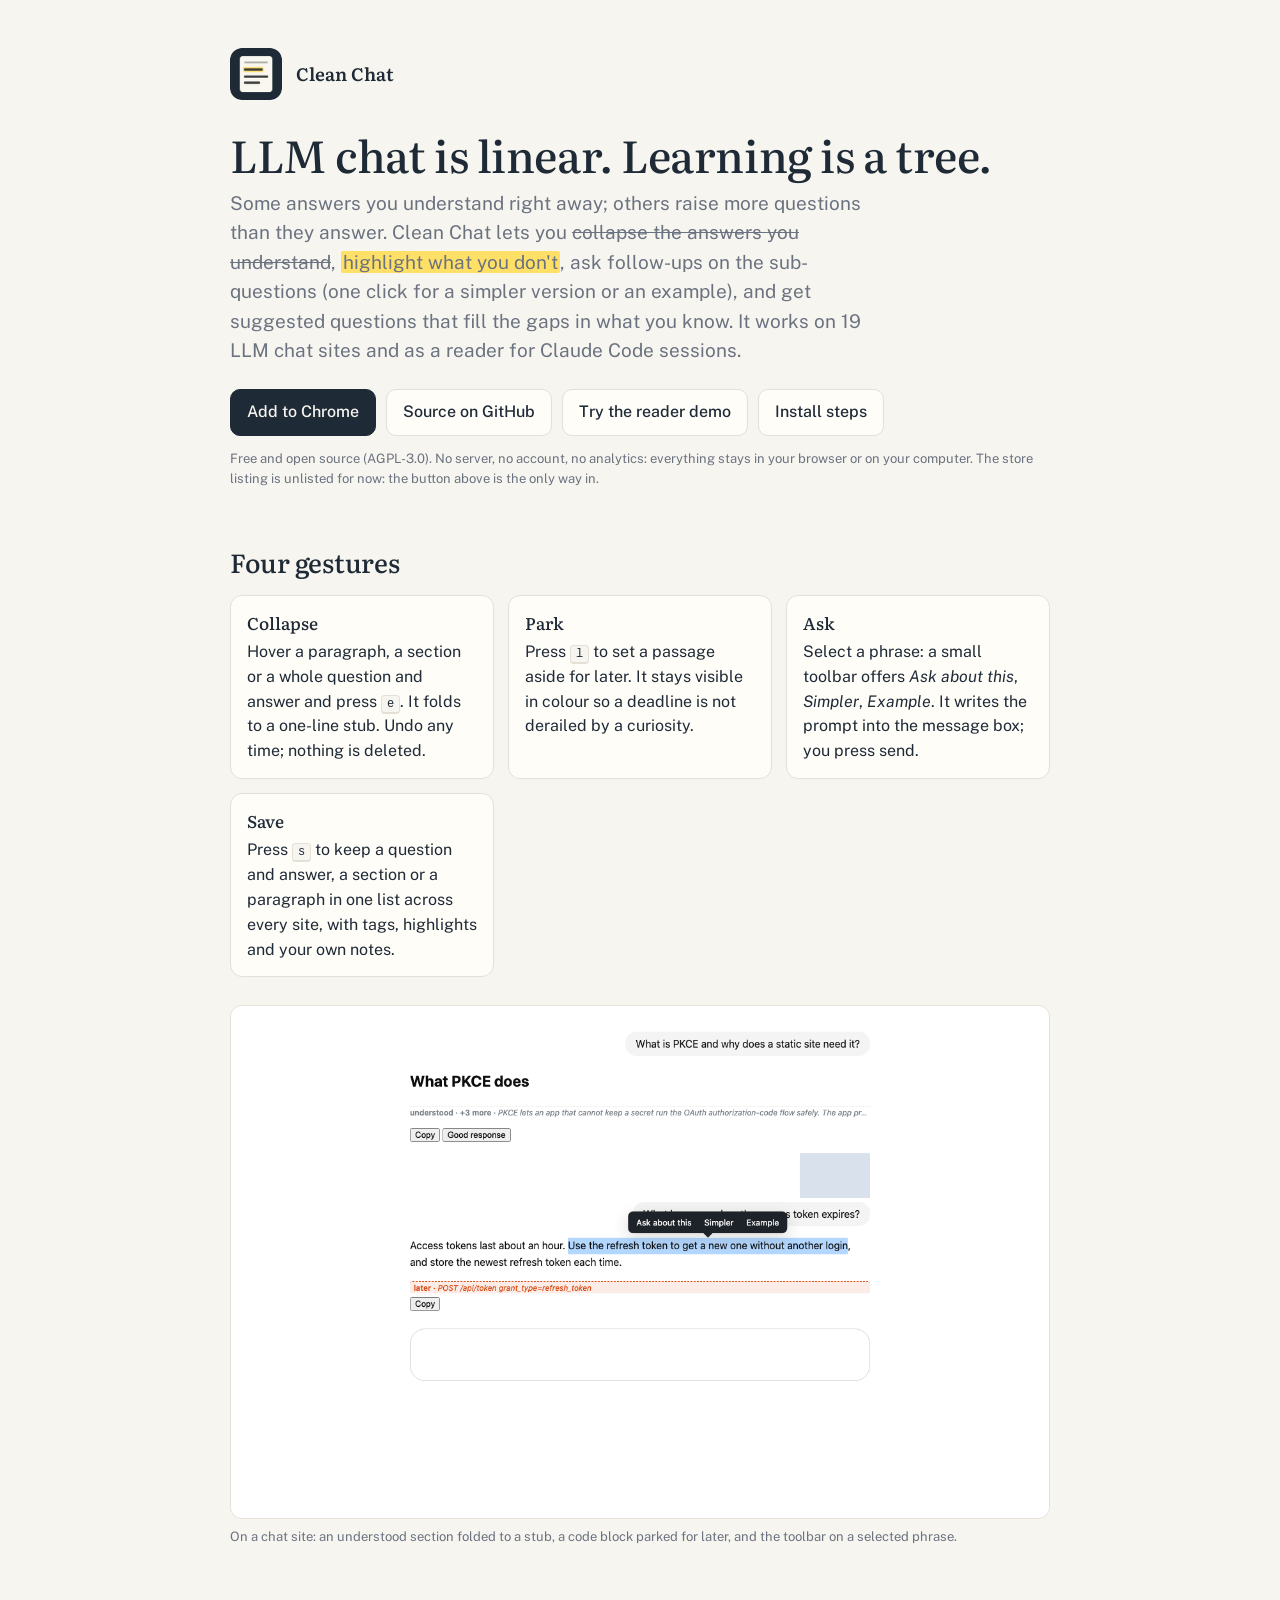
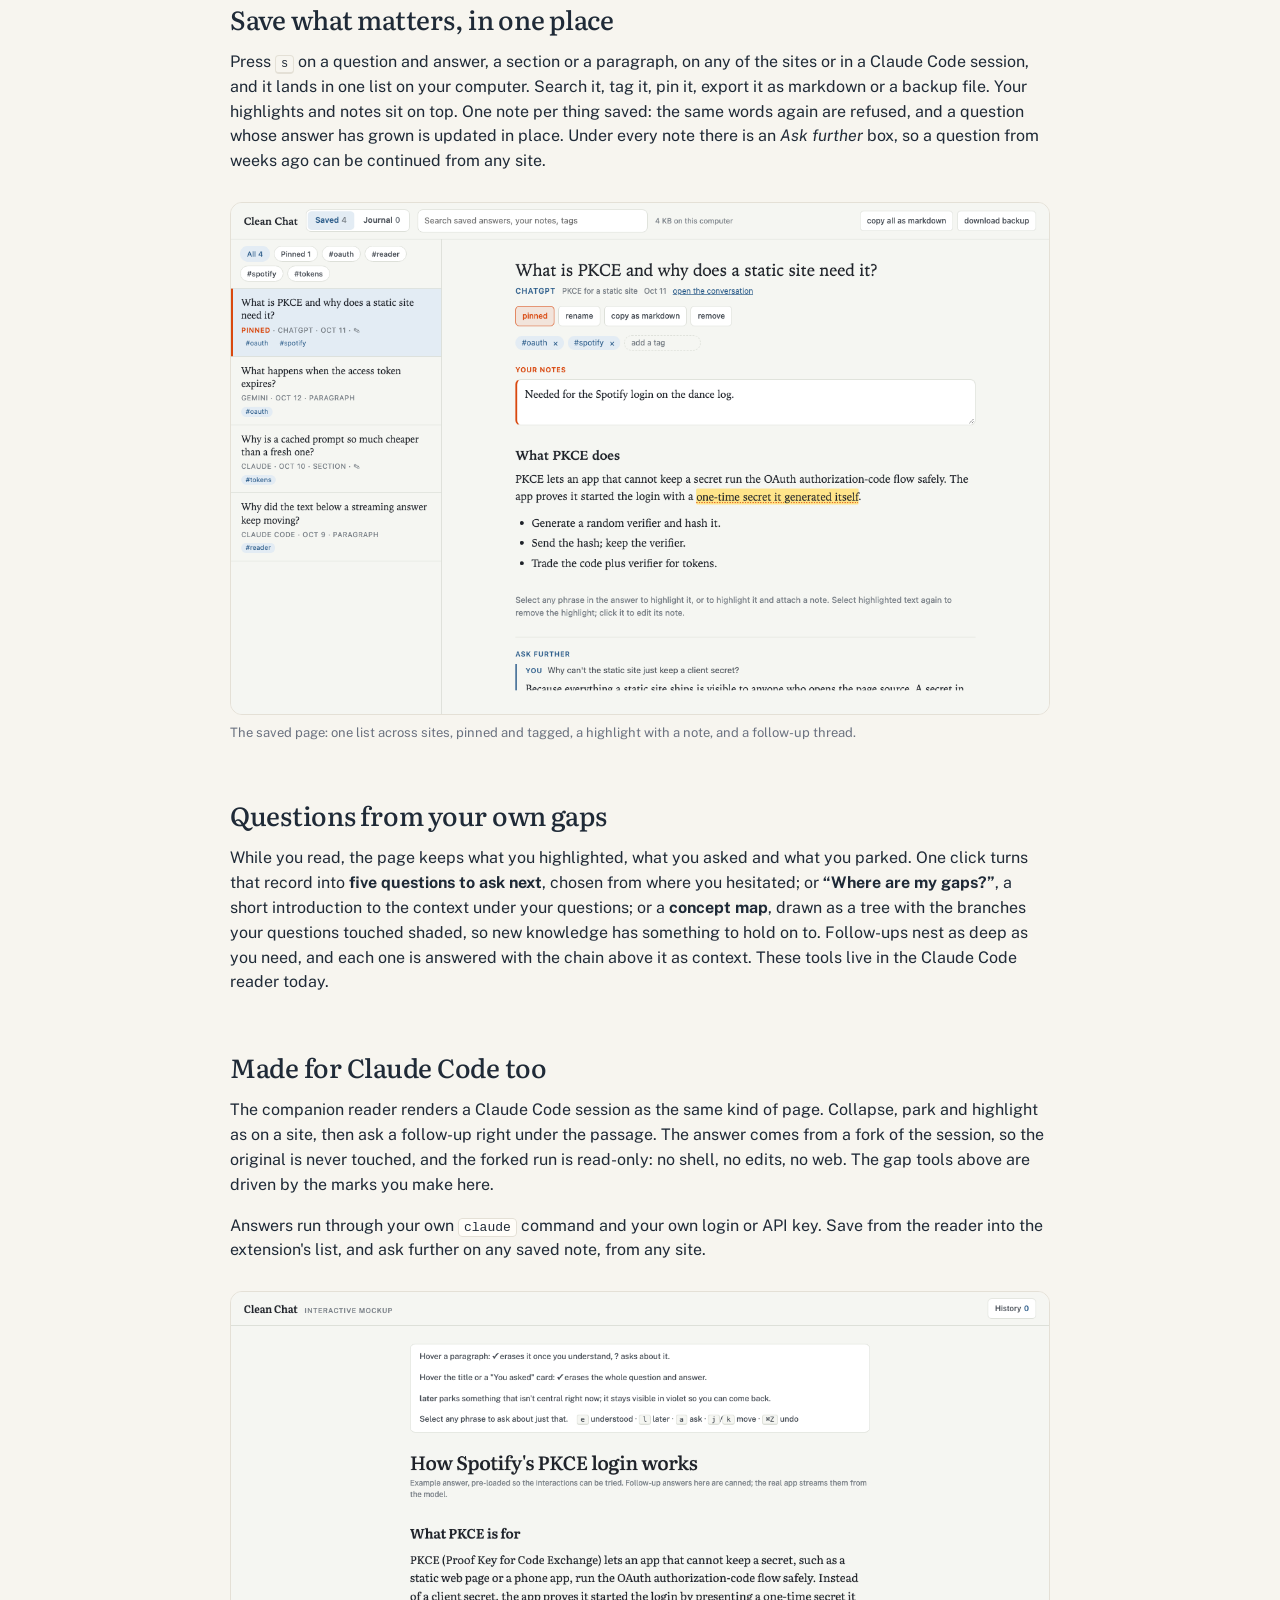
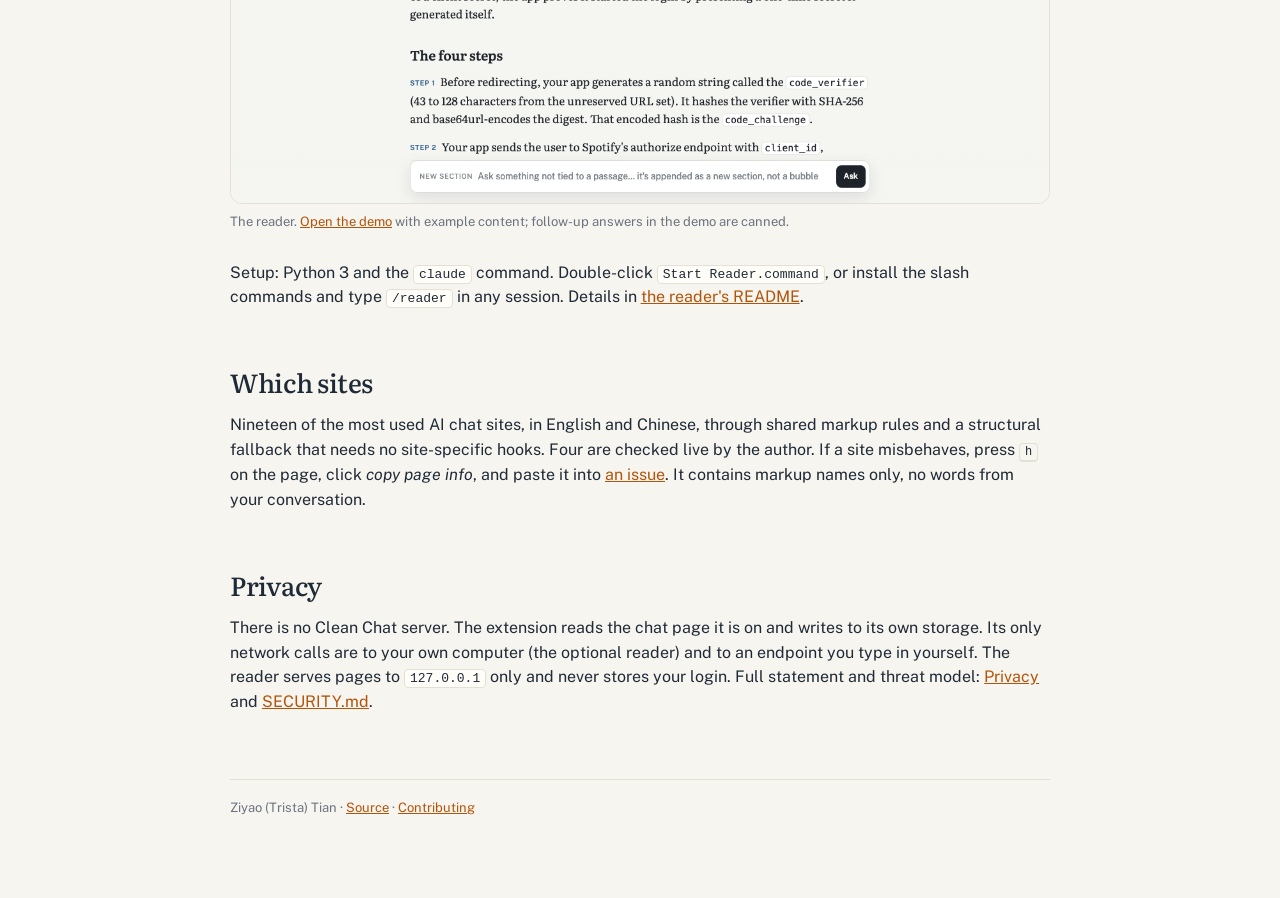
<file: index.html>
<!doctype html>
<html lang="en">
<head>
<meta charset="utf-8">
<meta name="viewport" content="width=device-width, initial-scale=1">
<title>Clean Chat</title>
<meta name="description" content="LLM chat is linear; learning is a tree. Collapse the answers you understand, highlight what you don't, ask follow-ups on sub-questions, and get questions that fill your gaps. 19 chat sites and Claude Code.">
<link rel="icon" href="store/icon128.png">
<link rel="preconnect" href="https://fonts.googleapis.com">
<link rel="preconnect" href="https://fonts.gstatic.com" crossorigin>
<link href="https://fonts.googleapis.com/css2?family=Literata:ital,opsz,wght@0,7..72,400;0,7..72,500;0,7..72,600;1,7..72,400&family=Public+Sans:wght@400;500;600&display=swap" rel="stylesheet">
<style>
  :root { --paper:#f7f5ef; --card:#fffdf8; --ink:#1f2a37; --muted:#6b7280; --rule:#e4e0d6; --accent:#b4530a; --later:#7c3aed; --hl:#ffe066;
          --serif:"Literata",Georgia,serif; --sans:"Public Sans",system-ui,sans-serif; --mono:ui-monospace,SFMono-Regular,Menlo,monospace; }
  @media (prefers-color-scheme: dark) { :root { --paper:#17191d; --card:#1f2227; --ink:#e8e6df; --muted:#9aa0a6; --rule:#2f333a; --hl:#8a6d00; } }
  * { box-sizing:border-box; }
  body { margin:0; background:var(--paper); color:var(--ink); font-family:var(--sans); line-height:1.55; }
  main { max-width:860px; margin:0 auto; padding:48px 20px 80px; }
  h1,h2,h3 { font-family:var(--serif); font-weight:500; letter-spacing:-0.01em; line-height:1.2; }
  h1 { font-size:44px; margin:0 0 8px; } h2 { font-size:26px; margin:56px 0 12px; } h3 { font-size:18px; margin:24px 0 6px; }
  .lede { font-size:19px; color:var(--muted); max-width:640px; margin:0 0 24px; }
  .brand { display:flex; align-items:center; gap:14px; margin-bottom:28px; }
  .brand img { width:52px; height:52px; border-radius:12px; }
  .brand span { font-family:var(--serif); font-weight:600; font-size:18px; }
  .cta { display:flex; flex-wrap:wrap; gap:10px; margin:20px 0 8px; }
  .btn { display:inline-block; padding:10px 16px; border-radius:10px; border:1px solid var(--rule); background:var(--card); color:var(--ink); text-decoration:none; font-weight:500; }
  .btn.primary { background:var(--ink); color:var(--paper); border-color:var(--ink); }
  .note { font-size:13px; color:var(--muted); }
  figure { margin:28px 0; } figure img { width:100%; height:auto; border:1px solid var(--rule); border-radius:12px; display:block; background:#fff; }
  figcaption { font-size:13px; color:var(--muted); margin-top:8px; }
  .gest { display:grid; grid-template-columns:repeat(auto-fit,minmax(240px,1fr)); gap:14px; margin:18px 0; }
  .g { background:var(--card); border:1px solid var(--rule); border-radius:12px; padding:14px 16px; }
  .g b { display:block; font-family:var(--serif); font-size:17px; font-weight:500; margin-bottom:4px; }
  kbd { font-family:var(--mono); font-size:12px; background:var(--paper); border:1px solid var(--rule); border-bottom-width:2px; border-radius:4px; padding:1px 5px; }
  .erased { color:var(--muted); text-decoration:line-through; } .parked { color:var(--later); } mark { background:var(--hl); color:inherit; padding:0 2px; border-radius:2px; }
  ol, ul { padding-left:22px; } li { margin:4px 0; }
  code { font-family:var(--mono); font-size:13px; background:var(--card); border:1px solid var(--rule); border-radius:4px; padding:1px 5px; }
  a { color:var(--accent); } footer { margin-top:64px; padding-top:18px; border-top:1px solid var(--rule); font-size:13px; color:var(--muted); }
</style>
</head>
<body>
<main>
  <div class="brand"><img src="store/icon128.png" alt=""><span>Clean Chat</span></div>
  <h1>LLM chat is linear. Learning is a tree.</h1>
  <p class="lede">Some answers you understand right away; others raise more questions than they answer. Clean Chat lets you <span class="erased">collapse the answers you understand</span>, <mark>highlight what you don't</mark>, ask follow-ups on the sub-questions (one click for a simpler version or an example), and get suggested questions that fill the gaps in what you know. It works on 19 LLM chat sites and as a reader for Claude Code sessions.</p>
  <div class="cta">
    <a class="btn primary" href="https://chromewebstore.google.com/detail/clean-chat/jnaancgndlpgaeckmnebcomdoldkijkh">Add to Chrome</a>
    <a class="btn" href="https://github.com/tristatian/clean-chat">Source on GitHub</a>
    <a class="btn" href="mockup-v0.html">Try the reader demo</a>
    <a class="btn" href="https://github.com/tristatian/clean-chat#install">Install steps</a>
  </div>
  <p class="note">Free and open source (AGPL-3.0). No server, no account, no analytics: everything stays in your browser or on your computer. The store listing is unlisted for now: the button above is the only way in.</p>

  <h2>Four gestures</h2>
  <div class="gest">
    <div class="g"><b>Collapse</b>Hover a paragraph, a section or a whole question and answer and press <kbd>e</kbd>. It folds to a one-line stub. Undo any time; nothing is deleted.</div>
    <div class="g"><b>Park</b>Press <kbd>l</kbd> to set a passage aside for later. It stays visible in colour so a deadline is not derailed by a curiosity.</div>
    <div class="g"><b>Ask</b>Select a phrase: a small toolbar offers <i>Ask about this</i>, <i>Simpler</i>, <i>Example</i>. It writes the prompt into the message box; you press send.</div>
    <div class="g"><b>Save</b>Press <kbd>s</kbd> to keep a question and answer, a section or a paragraph in one list across every site, with tags, highlights and your own notes.</div>
  </div>
  <figure><img src="store/screenshots/1-chat.png" alt="A chat page with an understood stub, a parked code block and the selection toolbar"><figcaption>On a chat site: an understood section folded to a stub, a code block parked for later, and the toolbar on a selected phrase.</figcaption></figure>

  <h2>Save what matters, in one place</h2>
  <p>Press <kbd>s</kbd> on a question and answer, a section or a paragraph, on any of the sites or in a Claude Code session, and it lands in one list on your computer. Search it, tag it, pin it, export it as markdown or a backup file. Your highlights and notes sit on top. One note per thing saved: the same words again are refused, and a question whose answer has grown is updated in place. Under every note there is an <i>Ask further</i> box, so a question from weeks ago can be continued from any site.</p>
  <figure><img src="store/screenshots/2-saved.png" alt="The saved page with notes from several sites"><figcaption>The saved page: one list across sites, pinned and tagged, a highlight with a note, and a follow-up thread.</figcaption></figure>

  <h2>Questions from your own gaps</h2>
  <p>While you read, the page keeps what you highlighted, what you asked and what you parked. One click turns that record into <b>five questions to ask next</b>, chosen from where you hesitated; or <b>“Where are my gaps?”</b>, a short introduction to the context under your questions; or a <b>concept map</b>, drawn as a tree with the branches your questions touched shaded, so new knowledge has something to hold on to. Follow-ups nest as deep as you need, and each one is answered with the chain above it as context. These tools live in the Claude Code reader today.</p>

  <h2>Made for Claude Code too</h2>
  <p>The companion reader renders a Claude Code session as the same kind of page. Collapse, park and highlight as on a site, then ask a follow-up right under the passage. The answer comes from a fork of the session, so the original is never touched, and the forked run is read-only: no shell, no edits, no web. The gap tools above are driven by the marks you make here.</p>
  <p>Answers run through your own <code>claude</code> command and your own login or API key. Save from the reader into the extension's list, and ask further on any saved note, from any site.</p>
  <figure><img src="store/screenshots/3-reader.png" alt="The Claude Code reader page"><figcaption>The reader. <a href="mockup-v0.html">Open the demo</a> with example content; follow-up answers in the demo are canned.</figcaption></figure>
  <p>Setup: Python 3 and the <code>claude</code> command. Double-click <code>Start Reader.command</code>, or install the slash commands and type <code>/reader</code> in any session. Details in <a href="https://github.com/tristatian/clean-chat/blob/main/claude-code/README.md">the reader's README</a>.</p>

  <h2>Which sites</h2>
  <p>Nineteen of the most used AI chat sites, in English and Chinese, through shared markup rules and a structural fallback that needs no site-specific hooks. Four are checked live by the author. If a site misbehaves, press <kbd>h</kbd> on the page, click <i>copy page info</i>, and paste it into <a href="https://github.com/tristatian/clean-chat/issues">an issue</a>. It contains markup names only, no words from your conversation.</p>

  <h2>Privacy</h2>
  <p>There is no Clean Chat server. The extension reads the chat page it is on and writes to its own storage. Its only network calls are to your own computer (the optional reader) and to an endpoint you type in yourself. The reader serves pages to <code>127.0.0.1</code> only and never stores your login. Full statement and threat model: <a href="https://github.com/tristatian/clean-chat#privacy">Privacy</a> and <a href="https://github.com/tristatian/clean-chat/blob/main/SECURITY.md">SECURITY.md</a>.</p>

  <footer>Ziyao (Trista) Tian · <a href="https://github.com/tristatian/clean-chat">Source</a> · <a href="https://github.com/tristatian/clean-chat/blob/main/CONTRIBUTING.md">Contributing</a></footer>
</main>
</body>
</html>
</file>
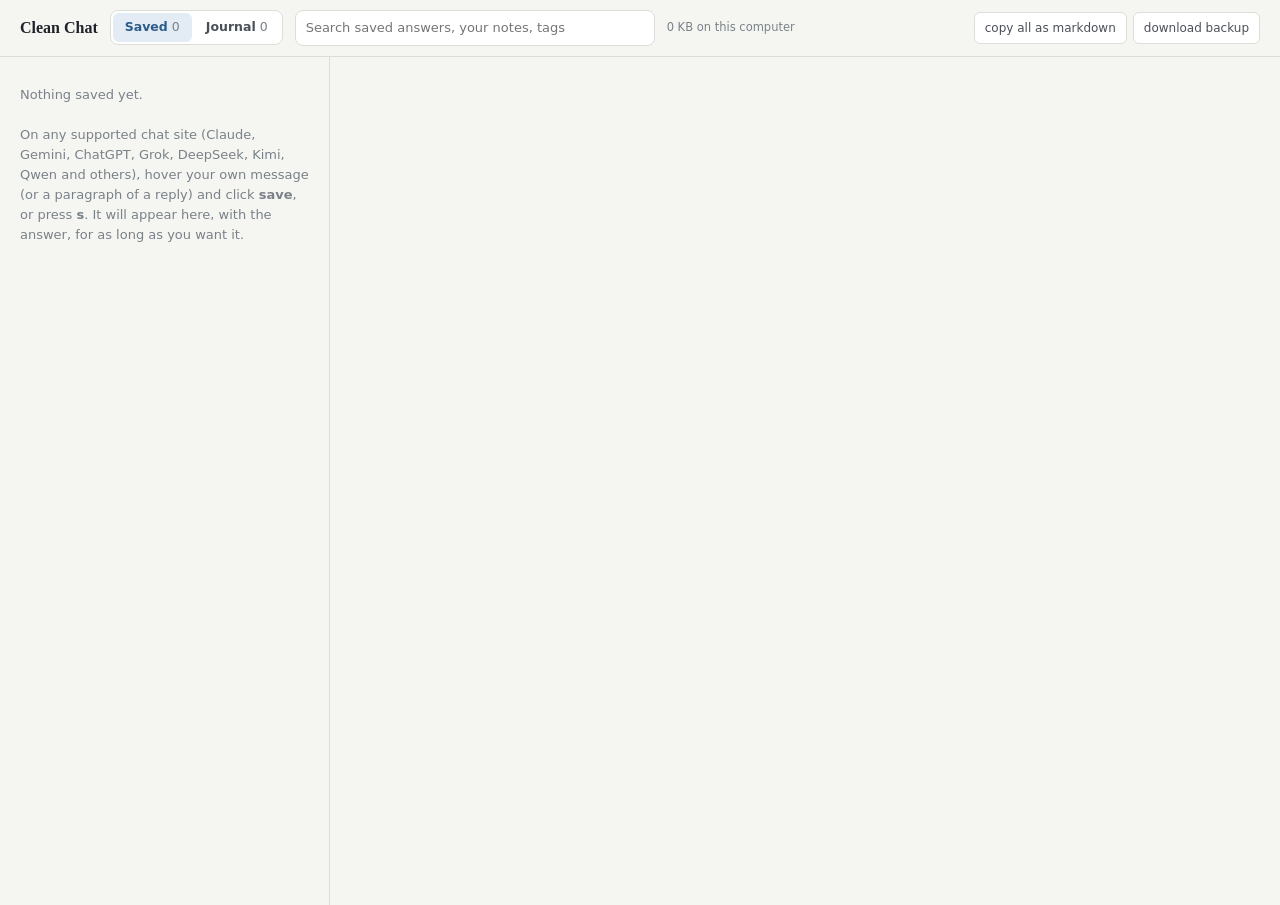
<file: extension/saved.html>
<!doctype html>
<html lang="en">
<head>
<meta charset="utf-8">
<meta name="viewport" content="width=device-width, initial-scale=1">
<title>Saved · Clean Chat</title>
<style>
  :root {
    --paper: #f5f6f2; --surface: #ffffff; --ink: #1e2229; --ink-2: #4a5058; --muted: #7a8188; --rule: #dcdfd8;
    --accent: #2b5c8a; --accent-soft: #e3ecf4; --later: #d9480f; --later-soft: rgba(217,72,15,0.10); --hl: #ffe58a;
    --serif: "Iowan Old Style", "Charter", "Literata", Georgia, serif;
    --sans: system-ui, -apple-system, "Segoe UI", Helvetica, Arial, sans-serif;
    --mono: ui-monospace, "SF Mono", Menlo, Consolas, monospace;
  }
  @media (prefers-color-scheme: dark) {
    :root { --paper: #15181c; --surface: #1c2025; --ink: #e6e8e3; --ink-2: #b8bdb6; --muted: #858c93; --rule: #2c3138; --accent: #7fb2d9; --accent-soft: #22303c; --later: #ff8a50; --later-soft: rgba(255,138,80,0.16); --hl: rgba(255,229,138,0.28); }
  }
  * { box-sizing: border-box; }
  [hidden] { display: none !important; }
  body { margin: 0; background: var(--paper); color: var(--ink); font-family: var(--sans); font-size: 14px; line-height: 1.5; }
  button { font: inherit; color: inherit; background: none; border: 0; cursor: pointer; }
  button:focus-visible, input:focus-visible, textarea:focus-visible, [tabindex]:focus-visible, [contenteditable]:focus-visible { outline: 2px solid var(--accent); outline-offset: 2px; }
  a { color: var(--accent); }

  header.bar { position: sticky; top: 0; z-index: 5; display: flex; align-items: center; gap: 12px; flex-wrap: wrap; padding: 10px 20px; background: var(--paper); border-bottom: 1px solid var(--rule); }
  .brand { font-family: var(--serif); font-weight: 600; font-size: 16px; }
  .tabs { display: flex; gap: 2px; background: var(--surface); border: 1px solid var(--rule); border-radius: 8px; padding: 2px; }
  .tab { padding: 5px 12px; border-radius: 6px; font-size: 12.5px; font-weight: 600; color: var(--ink-2); }
  .tab b { font-weight: 500; color: var(--muted); margin-left: 4px; font-variant-numeric: tabular-nums; }
  .tab[aria-selected="true"] { background: var(--accent-soft); color: var(--accent); }
  .usage { font-size: 11.5px; color: var(--muted); white-space: nowrap; }
  .bar input[type="search"] { flex: 1; min-width: 150px; max-width: 360px; font: inherit; font-size: 13px; color: var(--ink); background: var(--surface); border: 1px solid var(--rule); border-radius: 8px; padding: 7px 10px; }
  .bar .actions { display: flex; gap: 6px; margin-left: auto; flex-wrap: wrap; }
  .barbtn { padding: 6px 10px; border-radius: 6px; border: 1px solid var(--rule); background: var(--surface); font-size: 12px; font-weight: 500; color: var(--ink-2); white-space: nowrap; }
  .barbtn:hover { border-color: var(--accent); color: var(--accent); }
  .barbtn.primary { background: var(--ink); color: var(--paper); border-color: var(--ink); }
  .barbtn.on { background: var(--later-soft); border-color: var(--later); color: var(--later); }
  .barbtn.warn { border-color: var(--later); color: var(--later); }

  .layout { display: grid; grid-template-columns: 330px minmax(0, 1fr); min-height: calc(100vh - 52px); }
  nav.list { border-right: 1px solid var(--rule); overflow: auto; max-height: calc(100vh - 52px); position: sticky; top: 52px; }
  .filters { display: flex; flex-wrap: wrap; gap: 6px; padding: 10px 14px; border-bottom: 1px solid var(--rule); }
  .chip { font-size: 11.5px; font-weight: 500; color: var(--ink-2); background: var(--surface); border: 1px solid var(--rule); border-radius: 999px; padding: 3px 10px; }
  .chip[aria-pressed="true"] { background: var(--accent-soft); border-color: transparent; color: var(--accent); }
  .item { display: block; width: 100%; text-align: left; padding: 12px 16px; border-bottom: 1px solid var(--rule); }
  .item:hover { background: var(--surface); }
  .item.active { background: var(--accent-soft); box-shadow: inset 3px 0 0 var(--accent); }
  .item.pinned { box-shadow: inset 3px 0 0 var(--later); }
  .item.pinned.active { box-shadow: inset 3px 0 0 var(--later); }
  .item .q { font-family: var(--serif); font-size: 15px; line-height: 1.35; color: var(--ink); display: -webkit-box; -webkit-line-clamp: 2; -webkit-box-orient: vertical; overflow: hidden; }
  .item .m { font-size: 11px; color: var(--muted); margin-top: 4px; text-transform: uppercase; letter-spacing: 0.05em; }
  .item .m .pin { color: var(--later); font-weight: 600; }
  .item .t { margin-top: 5px; display: flex; flex-wrap: wrap; gap: 4px; }
  .item .t span { font-size: 10.5px; color: var(--accent); background: var(--accent-soft); border-radius: 999px; padding: 0 7px; }
  .empty { padding: 28px 20px; color: var(--muted); font-size: 13px; line-height: 1.55; }

  main.detail { padding: 32px 24px 80px; }
  .column { max-width: 720px; margin: 0 auto; }
  .detail h1 { font-family: var(--serif); font-size: 26px; font-weight: 500; line-height: 1.25; margin: 0 0 8px; text-wrap: balance; border-radius: 4px; }
  .detail h1[contenteditable="true"] { background: var(--surface); outline: 2px solid var(--accent); outline-offset: 4px; }
  .meta { color: var(--muted); font-size: 12px; margin-bottom: 14px; display: flex; gap: 10px; flex-wrap: wrap; align-items: baseline; }
  .meta .kind { font-weight: 600; text-transform: uppercase; letter-spacing: 0.06em; color: var(--accent); }
  .detail .acts { display: flex; gap: 6px; margin: 0 0 14px; flex-wrap: wrap; }
  .tagrow { display: flex; flex-wrap: wrap; gap: 6px; align-items: center; margin: 0 0 22px; }
  .tag { display: inline-flex; align-items: center; gap: 4px; font-size: 12px; color: var(--accent); background: var(--accent-soft); border-radius: 999px; padding: 2px 4px 2px 10px; }
  .tag button { font-size: 13px; line-height: 1; padding: 0 5px; border-radius: 999px; color: var(--accent); }
  .tag button:hover { background: var(--accent); color: var(--surface); }
  .tag-input { font: inherit; font-size: 12px; color: var(--ink); background: transparent; border: 1px dashed var(--rule); border-radius: 999px; padding: 2px 10px; width: 120px; }
  .tag-input::placeholder { color: var(--muted); }
  article { font-family: var(--serif); font-size: 17px; line-height: 1.62; }
  article h2 { font-size: 20px; font-weight: 600; margin: 26px 0 8px; } article h3 { font-size: 17px; font-weight: 600; margin: 20px 0 6px; }
  article p { margin: 0 0 14px; } article ul, article ol { margin: 0 0 14px; padding-left: 1.5em; } article li { margin: 4px 0; }
  article pre { font-family: var(--mono); font-size: 13px; line-height: 1.5; background: var(--surface); border: 1px solid var(--rule); border-radius: 8px; padding: 12px 14px; overflow-x: auto; margin: 0 0 14px; }
  article code { font-family: var(--mono); font-size: 0.86em; background: var(--surface); border: 1px solid var(--rule); border-radius: 4px; padding: 0 4px; } article pre code { border: 0; background: none; padding: 0; font-size: inherit; }
  article blockquote { margin: 0 0 14px; padding-left: 14px; border-left: 3px solid var(--rule); color: var(--ink-2); font-style: italic; }
  article table { border-collapse: collapse; font-size: 14px; margin: 0 0 14px; max-width: 100%; display: block; overflow-x: auto; } article th, article td { border: 1px solid var(--rule); padding: 6px 10px; text-align: left; } article th { background: var(--surface); }
  mark.hl { background: var(--hl); color: inherit; padding: 0.05em 0; border-radius: 2px; cursor: pointer; }
  mark.hl.noted { text-decoration: underline dotted var(--later); text-underline-offset: 3px; }
  .notes { margin: 0 0 26px; }
  .notes .label, .hl-edit .label { font-size: 11px; font-weight: 600; letter-spacing: 0.06em; text-transform: uppercase; color: var(--later); margin-bottom: 6px; }
  .notes textarea, .hl-edit textarea { width: 100%; min-height: 64px; font: inherit; font-family: var(--serif); font-size: 16px; line-height: 1.55; color: var(--ink); background: var(--surface); border: 1px solid var(--rule); border-left: 3px solid var(--later); border-radius: 8px; padding: 10px 12px; resize: vertical; }
  .notes textarea::placeholder, .hl-edit textarea::placeholder, .entry::placeholder { color: var(--muted); font-style: italic; }
  .hl-edit { font-family: var(--sans); font-size: 14px; margin: 10px 0 18px; padding: 12px 14px; background: var(--surface); border: 1px solid var(--rule); border-radius: 10px; }
  .hl-edit .hl-q { font-family: var(--serif); font-style: italic; color: var(--ink-2); margin-bottom: 8px; }
  .hl-edit textarea { min-height: 52px; font-size: 15px; }
  .hl-edit .acts { margin: 8px 0 0; }
  textarea.entry { display: block; width: 100%; min-height: 55vh; font: inherit; font-family: var(--serif); font-size: 18px; line-height: 1.65; color: var(--ink); background: transparent; border: 0; padding: 0; resize: none; outline: none; }
  .seltool { position: absolute; z-index: 30; display: flex; gap: 2px; padding: 4px; background: var(--ink); color: var(--paper); border-radius: 8px; box-shadow: 0 8px 24px rgba(0,0,0,0.2); transform: translate(-50%, calc(-100% - 10px)); white-space: nowrap; font-family: var(--sans); }
  .seltool button { color: inherit; padding: 5px 9px; border-radius: 5px; font-size: 12.5px; font-weight: 500; }
  .seltool button:hover { background: rgba(255,255,255,0.14); }
  .seltool button.primary { background: var(--hl); color: #1e2229; }
  .seltool::after { content: ""; position: absolute; left: 50%; bottom: -5px; width: 10px; height: 10px; background: var(--ink); transform: translateX(-50%) rotate(45deg); }
  .followups { margin: 28px 0 0; padding-top: 18px; border-top: 1px solid var(--rule); font-family: var(--sans); }
  .followups .label { font-size: 11px; font-weight: 600; letter-spacing: 0.06em; text-transform: uppercase; color: var(--accent); margin-bottom: 8px; }
  .follow { margin: 0 0 14px; padding-left: 14px; border-left: 2px solid var(--accent); }
  .follow .fq { font-size: 13px; color: var(--ink-2); margin-bottom: 6px; display: flex; gap: 8px; align-items: baseline; flex-wrap: wrap; }
  .follow .fq .who { font-weight: 600; color: var(--accent); font-size: 11px; text-transform: uppercase; letter-spacing: 0.06em; }
  .follow .fa { font-family: var(--serif); font-size: 16px; line-height: 1.58; }
  .follow .fa p { margin: 0 0 8px; } .follow .fa ul, .follow .fa ol { margin: 0 0 8px; padding-left: 1.4em; }
  .follow .fa pre { font-family: var(--mono); font-size: 13px; background: var(--surface); border: 1px solid var(--rule); border-radius: 8px; padding: 10px 12px; overflow-x: auto; }
  .follow .fa code { font-family: var(--mono); font-size: 0.86em; }
  .follow .fa .muted, .follow .fa .thinking { color: var(--muted); font-family: var(--sans); font-size: 13px; }
  .follow .fa .caret { display: inline-block; width: 2px; height: 1em; background: var(--accent); vertical-align: -0.15em; margin-left: 2px; }
  .follow .fm { font-size: 12px; color: var(--muted); margin-top: 4px; display: flex; gap: 10px; flex-wrap: wrap; align-items: baseline; }
  .follow .fm button { font-size: 11.5px; color: var(--muted); padding: 1px 6px; border-radius: 4px; border: 1px solid transparent; }
  .follow .fm button:hover { border-color: var(--rule); color: var(--ink-2); }
  .askrow { display: flex; gap: 6px; margin-top: 10px; }
  .askrow input { flex: 1; min-width: 0; font: inherit; font-size: 14px; color: var(--ink); background: var(--surface); border: 1px solid var(--rule); border-radius: 8px; padding: 8px 10px; }
  .askhint { font-size: 12px; color: var(--muted); margin-top: 8px; line-height: 1.45; }
  .toast { position: fixed; left: 50%; bottom: 24px; transform: translateX(-50%); background: var(--ink); color: var(--paper); padding: 9px 14px; border-radius: 8px; font-size: 13px; }
  .back { display: none; margin-bottom: 14px; }
  @media (max-width: 760px) {
    .layout { grid-template-columns: 1fr; }
    nav.list { position: static; max-height: none; border-right: 0; border-bottom: 1px solid var(--rule); }
    .layout.showing nav.list { display: none; }
    .layout:not(.showing) main.detail { display: none; }
    .back { display: inline-flex; }
  }
</style>
</head>
<body>
<header class="bar">
  <div class="brand">Clean Chat</div>
  <div class="tabs" role="tablist">
    <button class="tab" id="tabSaved" role="tab" aria-selected="true">Saved<b id="nSaved">0</b></button>
    <button class="tab" id="tabJournal" role="tab" aria-selected="false">Journal<b id="nJournal">0</b></button>
  </div>
  <input id="search" type="search" placeholder="Search" aria-label="Search">
  <span class="usage" id="usage" title="Where this lives: Chrome's storage for this extension, on this computer only"></span>
  <div class="actions">
    <button class="barbtn primary" id="newEntry" hidden title="Start a journal entry (n)">New entry</button>
    <button class="barbtn" id="exportMd" title="Everything in this tab, as markdown on your clipboard">copy all as markdown</button>
    <button class="barbtn" id="download" title="One backup file with saved answers and the journal">download backup</button>
  </div>
</header>
<div class="layout" id="layout">
  <nav class="list" aria-label="Items"><div class="filters" id="filters"></div><div id="list"></div></nav>
  <main class="detail" id="detail"></main>
</div>
<div class="seltool" id="seltool" hidden role="toolbar"><button class="primary" data-act="hl">Highlight</button><button data-act="note">Highlight and note</button><button class="primary" data-act="unhl" style="display:none">Remove highlight</button></div>
<div class="toast" id="toast" hidden></div>
<script src="saved.js"></script>
</body>
</html>
</file>
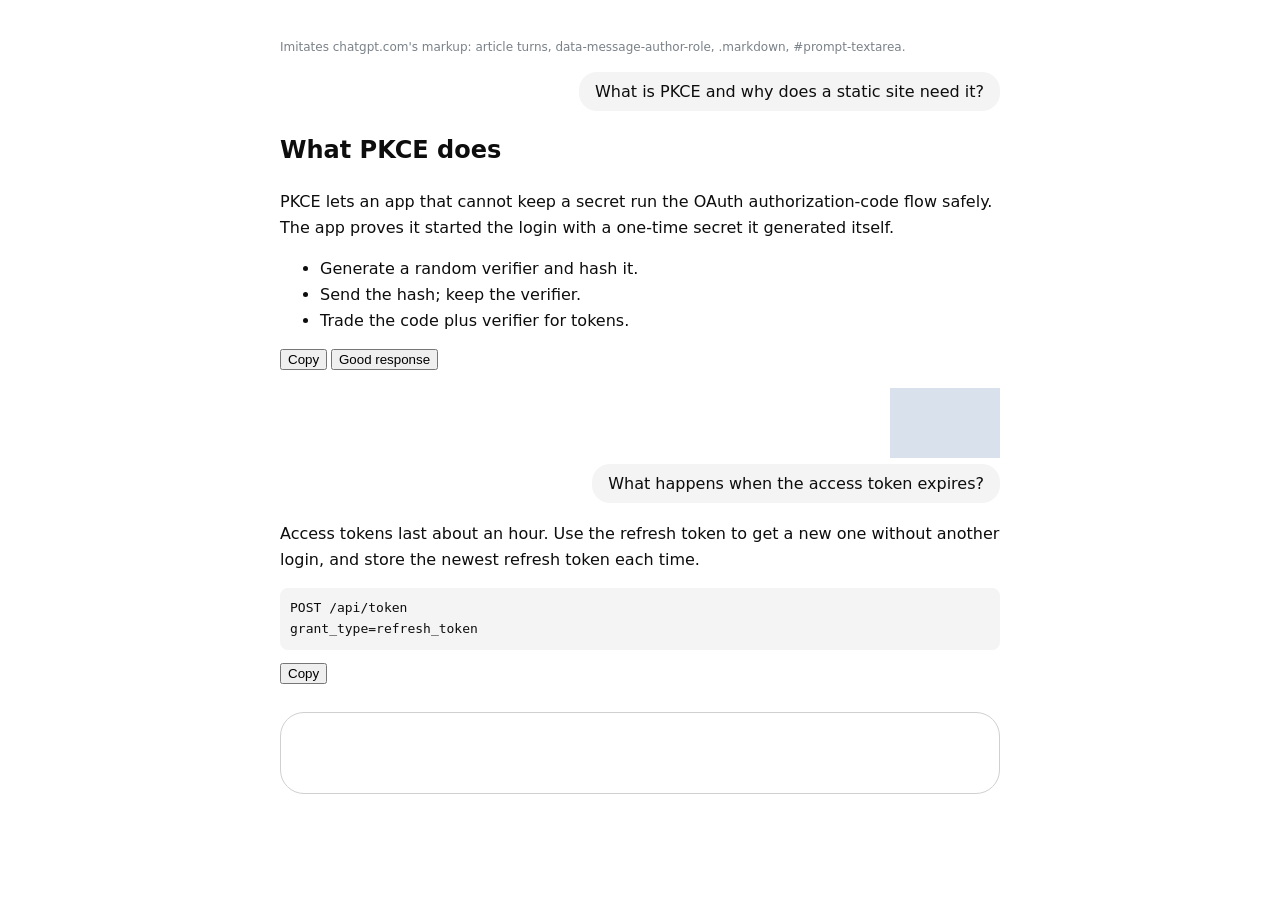
<file: extension/test-fixture-chatgpt.html>
<!doctype html>
<html data-cc-site="chatgpt.com" class="light">
<meta charset="utf-8">
<title>Clean Chat extension — ChatGPT-shaped test fixture</title>
<link rel="stylesheet" href="content.css">
<style>
  body { font-family: system-ui, sans-serif; max-width: 720px; margin: 40px auto; padding: 0 16px; color: #0d0d0d; }
  article { margin: 18px 0; }
  [data-message-author-role="user"] { background: #f4f4f4; border-radius: 18px; padding: 10px 16px; width: fit-content; margin-left: auto; }
  .markdown { line-height: 1.6; } .markdown pre { background: #f4f4f4; padding: 10px; border-radius: 8px; }
  .turn-actions { font-size: 12px; color: #8a8a8a; margin-top: 6px; }
  #prompt-textarea { border: 1px solid #d0d0d0; border-radius: 24px; min-height: 52px; padding: 14px 18px; margin-top: 28px; white-space: pre-wrap; }
  .note { font-size: 12px; color: #7a8188; }
</style>
<p class="note">Imitates chatgpt.com's markup: article turns, data-message-author-role, .markdown, #prompt-textarea.</p>
<main>
  <article data-testid="conversation-turn-1" data-turn="user"><div><div data-message-author-role="user"><div class="whitespace-pre-wrap">What is PKCE and why does a static site need it?</div></div></div></article>
  <article data-testid="conversation-turn-2" data-turn="assistant"><div data-message-author-role="assistant"><div class="markdown prose">
    <h2>What PKCE does</h2>
    <p>PKCE lets an app that cannot keep a secret run the OAuth authorization-code flow safely. The app proves it started the login with a one-time secret it generated itself.</p>
    <ul><li>Generate a random verifier and hash it.</li><li>Send the hash; keep the verifier.</li><li>Trade the code plus verifier for tokens.</li></ul>
  </div></div><div class="turn-actions"><button>Copy</button> <button>Good response</button></div></article>
  <article data-testid="conversation-turn-3" data-turn="user"><div>
    <div class="attachments" style="display:flex;justify-content:flex-end;margin-bottom:6px"><img alt="flow.png" width="110" height="70" src="data:image/svg+xml;utf8,<svg xmlns='http://www.w3.org/2000/svg' width='110' height='70'><rect width='110' height='70' fill='%23d9e2ec'/></svg>"></div>
    <div data-message-author-role="user"><div class="whitespace-pre-wrap">What happens when the access token expires?</div></div>
  </div></article>
  <article data-testid="conversation-turn-4" data-turn="assistant"><div data-message-author-role="assistant"><div class="markdown prose">
    <p>Access tokens last about an hour. Use the refresh token to get a new one without another login, and store the newest refresh token each time.</p>
    <pre><code>POST /api/token
grant_type=refresh_token</code></pre>
  </div></div><div class="turn-actions"><button>Copy</button></div></article>
  <div id="prompt-textarea" class="ProseMirror" contenteditable="true" aria-label="Message (fake composer)"></div>
</main>
<script src="content.js"></script>
</html>
</file>
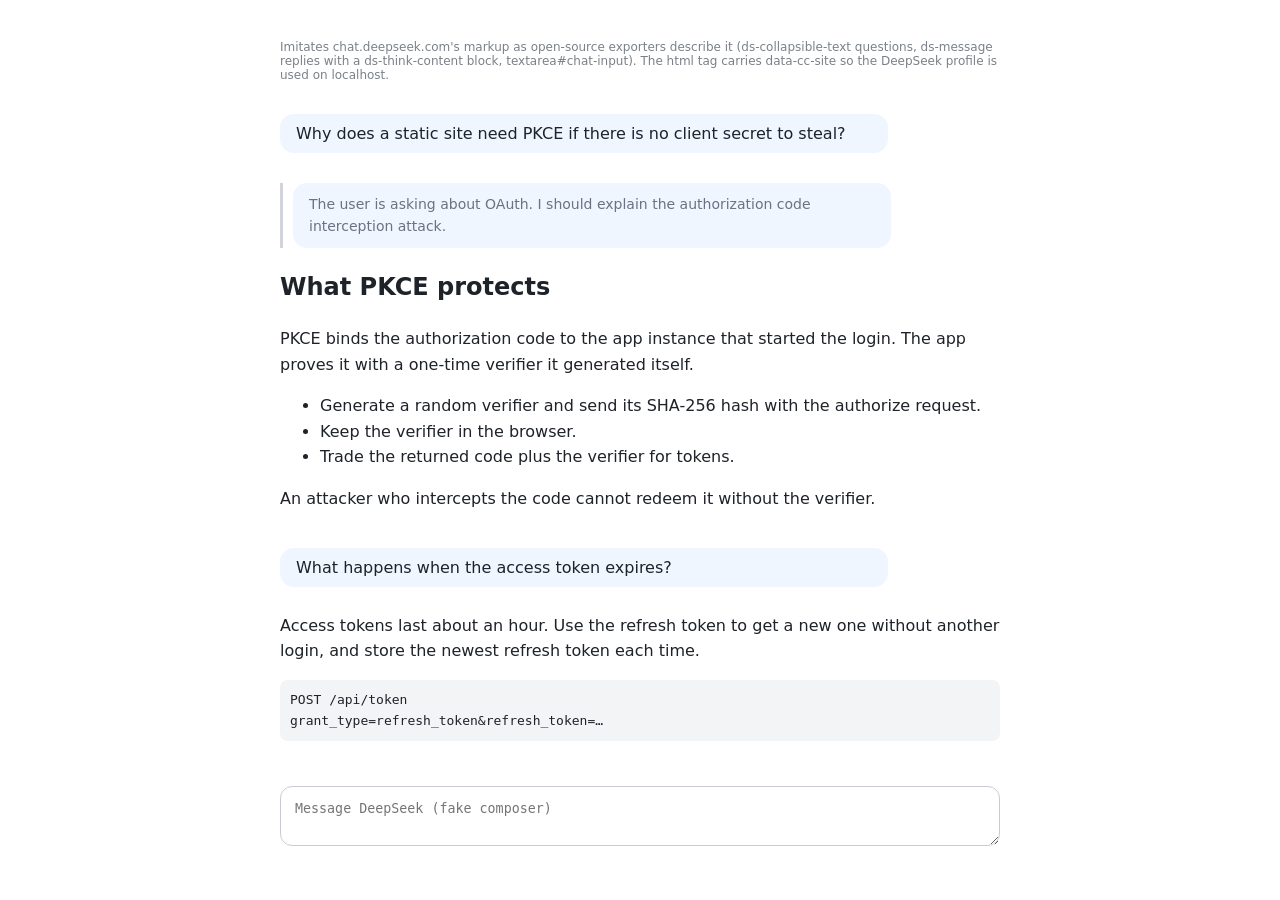
<file: extension/test-fixture-deepseek.html>
<!doctype html>
<html data-cc-site="chat.deepseek.com">
<meta charset="utf-8">
<title>Clean Chat extension — DeepSeek-shaped test fixture</title>
<link rel="stylesheet" href="content.css">
<style>
  body { font-family: system-ui, sans-serif; max-width: 720px; margin: 40px auto; padding: 0 16px; color: #1e2229; }
  .list { display: flex; flex-direction: column; }
  .ds-collapsible-text { align-self: flex-end; background: #eff6ff; border-radius: 14px; padding: 10px 16px; margin: 20px 0 10px; max-width: 80%; }
  .ds-message { line-height: 1.6; }
  .ds-think-content { color: #6b7280; border-left: 3px solid #d1d5db; padding-left: 10px; margin-bottom: 10px; font-size: 14px; }
  .ds-markdown pre { background: #f3f4f6; padding: 10px; border-radius: 8px; }
  #chat-input { width: 100%; box-sizing: border-box; border: 1px solid #c8ccd2; border-radius: 12px; min-height: 56px; padding: 14px; margin-top: 32px; }
  .note { font-size: 12px; color: #7a8188; }
</style>
<p class="note">Imitates chat.deepseek.com's markup as open-source exporters describe it (ds-collapsible-text questions, ds-message replies with a ds-think-content block, textarea#chat-input). The html tag carries data-cc-site so the DeepSeek profile is used on localhost.</p>
<main><div class="list">
  <div data-virtual-list-item-key="1"><div class="ds-collapsible-text">Why does a static site need PKCE if there is no client secret to steal?</div></div>
  <div data-virtual-list-item-key="2"><div class="ds-message">
    <div class="ds-think-content"><div class="ds-collapsible-text">The user is asking about OAuth. I should explain the authorization code interception attack.</div></div>
    <div class="ds-markdown ds-markdown--block">
      <h2>What PKCE protects</h2>
      <p>PKCE binds the authorization code to the app instance that started the login. The app proves it with a one-time verifier it generated itself.</p>
      <ul>
        <li>Generate a random verifier and send its SHA-256 hash with the authorize request.</li>
        <li>Keep the verifier in the browser.</li>
        <li>Trade the returned code plus the verifier for tokens.</li>
      </ul>
      <p>An attacker who intercepts the code cannot redeem it without the verifier.</p>
    </div>
  </div></div>
  <div data-virtual-list-item-key="3"><div class="ds-collapsible-text">What happens when the access token expires?</div></div>
  <div data-virtual-list-item-key="4"><div class="ds-message">
    <div class="ds-markdown ds-markdown--block">
      <p>Access tokens last about an hour. Use the refresh token to get a new one without another login, and store the newest refresh token each time.</p>
      <pre><code>POST /api/token
grant_type=refresh_token&amp;refresh_token=…</code></pre>
    </div>
  </div></div>
</div>
<textarea id="chat-input" placeholder="Message DeepSeek (fake composer)"></textarea>
</main>
<script src="content.js"></script>
</file>
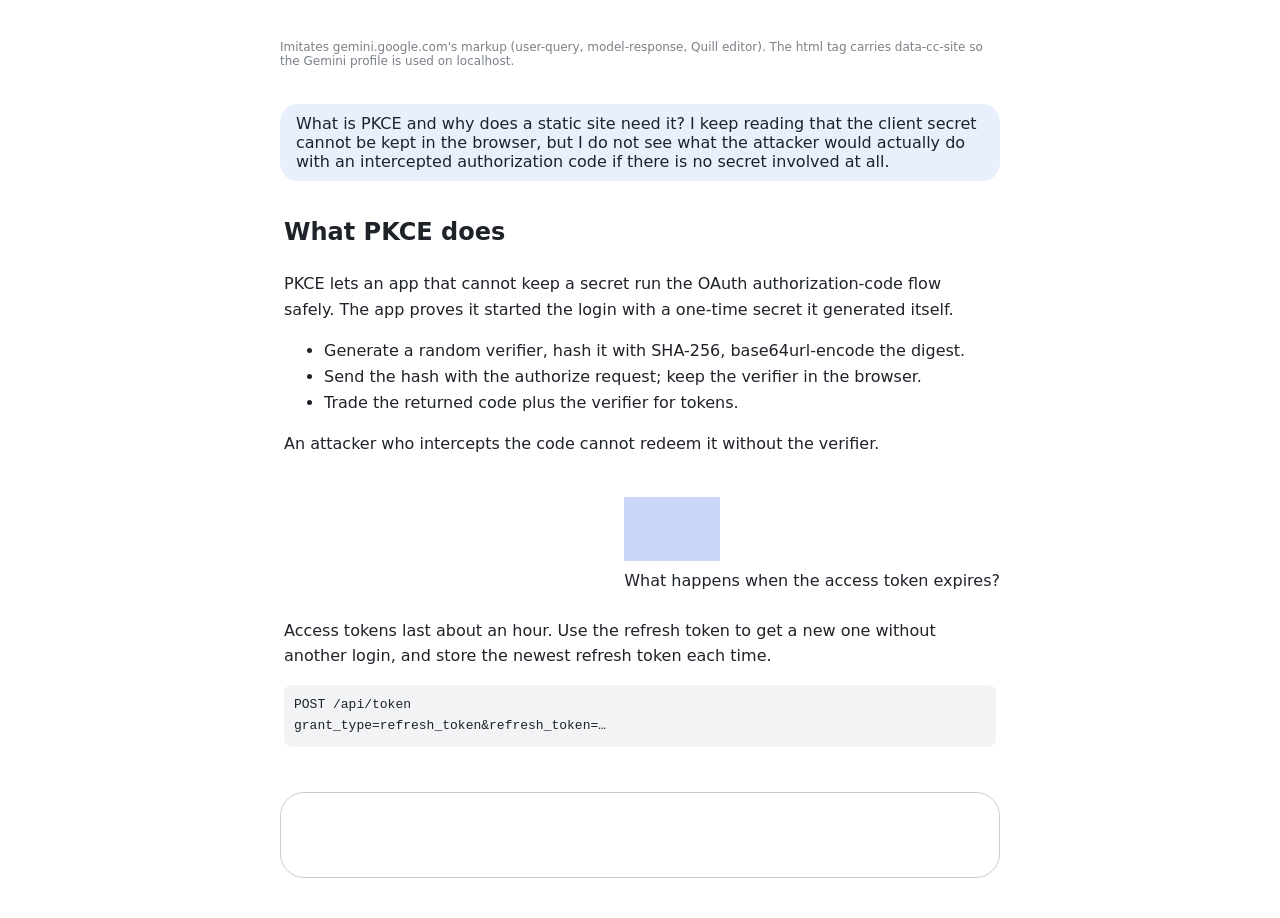
<file: extension/test-fixture-gemini-closed.html>
<!doctype html>
<html data-cc-site="gemini.google.com">
<meta charset="utf-8">
<title>Clean Chat extension — Gemini-shaped fixture, message box in a closed shadow root</title>
<link rel="stylesheet" href="content.css">
<style>
  body { font-family: system-ui, sans-serif; max-width: 720px; margin: 40px auto; padding: 0 16px; color: #1e2229; }
  user-query, model-response, message-content, rich-textarea, user-query-content { display: block; }
  .conversation { display: flex; flex-direction: column; align-items: flex-end; }
  .conversation model-response { align-self: stretch; }
  user-query { margin: 24px 0 12px; }
  .user-query-container { display: flex; justify-content: flex-end; }
  .user-query-bubble { background: #e8f0fe; border-radius: 18px; padding: 10px 16px; width: fit-content; }
  model-response { padding: 0 4px; line-height: 1.6; }
  .markdown pre { background: #f1f3f4; padding: 10px; border-radius: 8px; }
  .ql-editor { border: 1px solid #c8ccd2; border-radius: 24px; min-height: 56px; padding: 14px 18px; margin-top: 32px; white-space: pre-wrap; }
  .note { font-size: 12px; color: #7a8188; }
</style>
<p class="note">Imitates gemini.google.com's markup (user-query, model-response, Quill editor). The html tag carries data-cc-site so the Gemini profile is used on localhost.</p>
<main><div class="conversation">
  <user-query><div class="user-query-container"><div class="user-query-bubble"><user-query-content><span class="cdk-visually-hidden" style="position:absolute;width:1px;height:1px;overflow:hidden;clip-path:inset(50%)">You said</span><span class="query-text">What is PKCE and why does a static site need it? I keep reading that the client secret cannot be kept in the browser, but I do not see what the attacker would actually do with an intercepted authorization code if there is no secret involved at all.</span></user-query-content></div></div></user-query>
  <model-response><message-content><div class="markdown markdown-main-panel">
    <h2>What PKCE does</h2>
    <p>PKCE lets an app that cannot keep a secret run the OAuth authorization-code flow safely. The app proves it started the login with a one-time secret it generated itself.</p>
    <ul>
      <li>Generate a random verifier, hash it with SHA-256, base64url-encode the digest.</li>
      <li>Send the hash with the authorize request; keep the verifier in the browser.</li>
      <li>Trade the returned code plus the verifier for tokens.</li>
    </ul>
    <p>An attacker who intercepts the code cannot redeem it without the verifier.</p>
  </div></message-content></model-response>
  <user-query><user-query-content>
    <div class="file-preview-container" style="margin-bottom:6px"><img alt="screenshot.png" width="96" height="64" src="data:image/svg+xml;utf8,<svg xmlns='http://www.w3.org/2000/svg' width='96' height='64'><rect width='96' height='64' fill='%23c9d6f5'/></svg>"></div>
    <span class="query-text">What happens when the access token expires?</span>
  </user-query-content></user-query>
  <model-response><message-content><div class="markdown markdown-main-panel">
    <p>Access tokens last about an hour. Use the refresh token to get a new one without another login, and store the newest refresh token each time.</p>
    <pre><code>POST /api/token
grant_type=refresh_token&amp;refresh_token=…</code></pre>
  </div></message-content></model-response>
  </div>
  <prompt-box id="closed-host"></prompt-box>
<script>
  // the editor sits in a CLOSED shadow root that forwards focus, with no hook a selector can reach from outside
  customElements.define("prompt-box", class extends HTMLElement {
    constructor() { super(); const sr = this.attachShadow({ mode: "closed", delegatesFocus: true });
      sr.innerHTML = '<style>.box{border:1px solid #c8ccd2;border-radius:24px;min-height:56px;padding:14px 18px;margin-top:32px;white-space:pre-wrap;outline:none}</style><div class="box" contenteditable="true"></div>';
      window.__inner = sr.querySelector(".box"); }   // test hook only
  });
</script>
</main>
<script src="content.js"></script>
</html>
</file>
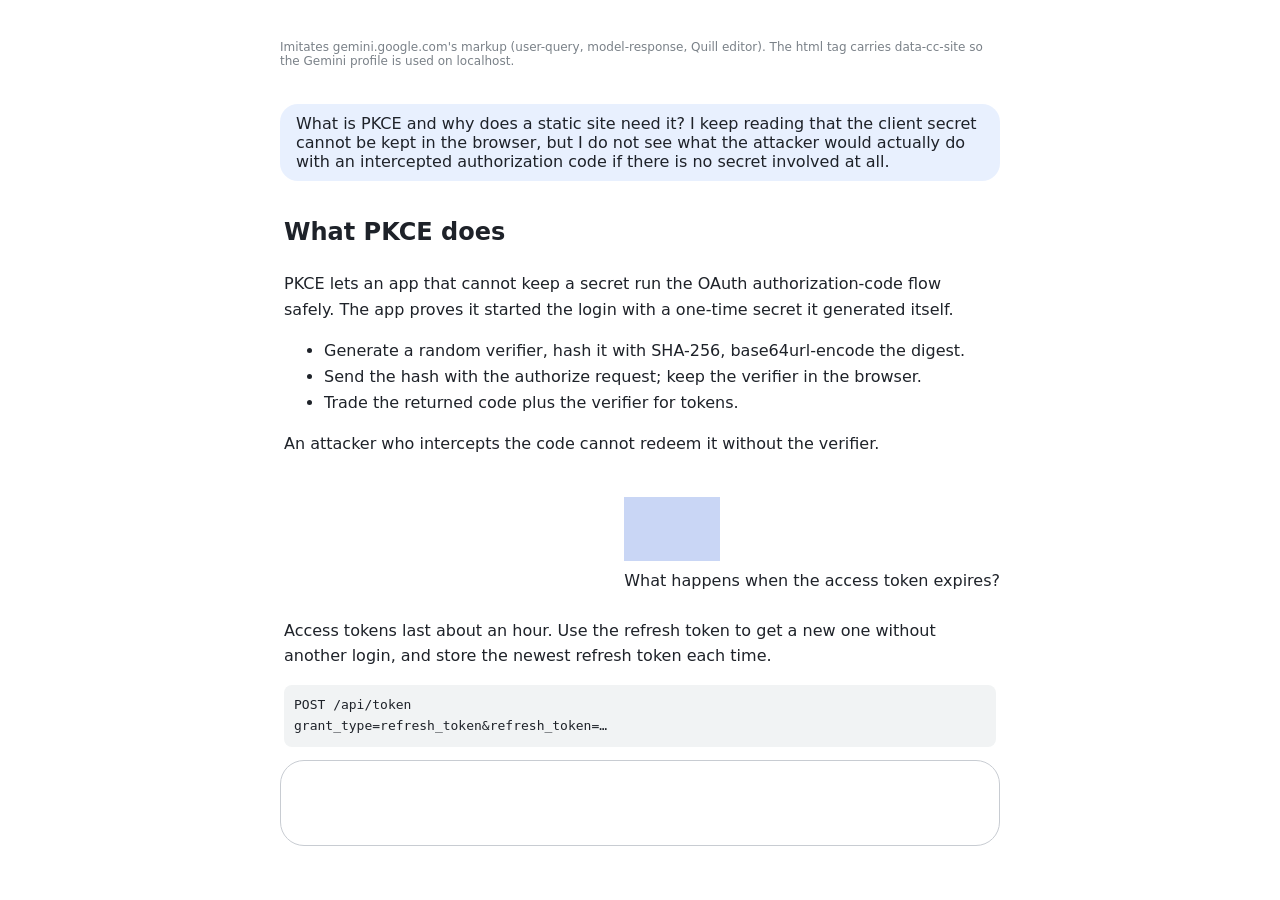
<file: extension/test-fixture-gemini-frame.html>
<!doctype html>
<html data-cc-site="gemini.google.com">
<meta charset="utf-8">
<title>Clean Chat extension — Gemini-shaped fixture, message box inside a same-origin frame</title>
<link rel="stylesheet" href="content.css">
<style>
  body { font-family: system-ui, sans-serif; max-width: 720px; margin: 40px auto; padding: 0 16px; color: #1e2229; }
  user-query, model-response, message-content, rich-textarea, user-query-content { display: block; }
  .conversation { display: flex; flex-direction: column; align-items: flex-end; }
  .conversation model-response { align-self: stretch; }
  user-query { margin: 24px 0 12px; }
  .user-query-container { display: flex; justify-content: flex-end; }
  .user-query-bubble { background: #e8f0fe; border-radius: 18px; padding: 10px 16px; width: fit-content; }
  model-response { padding: 0 4px; line-height: 1.6; }
  .markdown pre { background: #f1f3f4; padding: 10px; border-radius: 8px; }
  .ql-editor { border: 1px solid #c8ccd2; border-radius: 24px; min-height: 56px; padding: 14px 18px; margin-top: 32px; white-space: pre-wrap; }
  .note { font-size: 12px; color: #7a8188; }
</style>
<p class="note">Imitates gemini.google.com's markup (user-query, model-response, Quill editor). The html tag carries data-cc-site so the Gemini profile is used on localhost.</p>
<main><div class="conversation">
  <user-query><div class="user-query-container"><div class="user-query-bubble"><user-query-content><span class="cdk-visually-hidden" style="position:absolute;width:1px;height:1px;overflow:hidden;clip-path:inset(50%)">You said</span><span class="query-text">What is PKCE and why does a static site need it? I keep reading that the client secret cannot be kept in the browser, but I do not see what the attacker would actually do with an intercepted authorization code if there is no secret involved at all.</span></user-query-content></div></div></user-query>
  <model-response><message-content><div class="markdown markdown-main-panel">
    <h2>What PKCE does</h2>
    <p>PKCE lets an app that cannot keep a secret run the OAuth authorization-code flow safely. The app proves it started the login with a one-time secret it generated itself.</p>
    <ul>
      <li>Generate a random verifier, hash it with SHA-256, base64url-encode the digest.</li>
      <li>Send the hash with the authorize request; keep the verifier in the browser.</li>
      <li>Trade the returned code plus the verifier for tokens.</li>
    </ul>
    <p>An attacker who intercepts the code cannot redeem it without the verifier.</p>
  </div></message-content></model-response>
  <user-query><user-query-content>
    <div class="file-preview-container" style="margin-bottom:6px"><img alt="screenshot.png" width="96" height="64" src="data:image/svg+xml;utf8,<svg xmlns='http://www.w3.org/2000/svg' width='96' height='64'><rect width='96' height='64' fill='%23c9d6f5'/></svg>"></div>
    <span class="query-text">What happens when the access token expires?</span>
  </user-query-content></user-query>
  <model-response><message-content><div class="markdown markdown-main-panel">
    <p>Access tokens last about an hour. Use the refresh token to get a new one without another login, and store the newest refresh token each time.</p>
    <pre><code>POST /api/token
grant_type=refresh_token&amp;refresh_token=…</code></pre>
  </div></message-content></model-response>
  </div>
  <iframe id="input-frame" title="input" style="width:100%;height:90px;border:0" srcdoc="<style>body{margin:0;font-family:system-ui}.ql-editor{border:1px solid #c8ccd2;border-radius:24px;min-height:56px;padding:14px 18px;white-space:pre-wrap}</style><rich-textarea><div class=&quot;ql-editor&quot; contenteditable=&quot;true&quot; aria-label=&quot;Enter a prompt (fake composer, inside a frame)&quot;></div></rich-textarea>"></iframe>
</main>
<script src="content.js"></script>
</html>
</file>
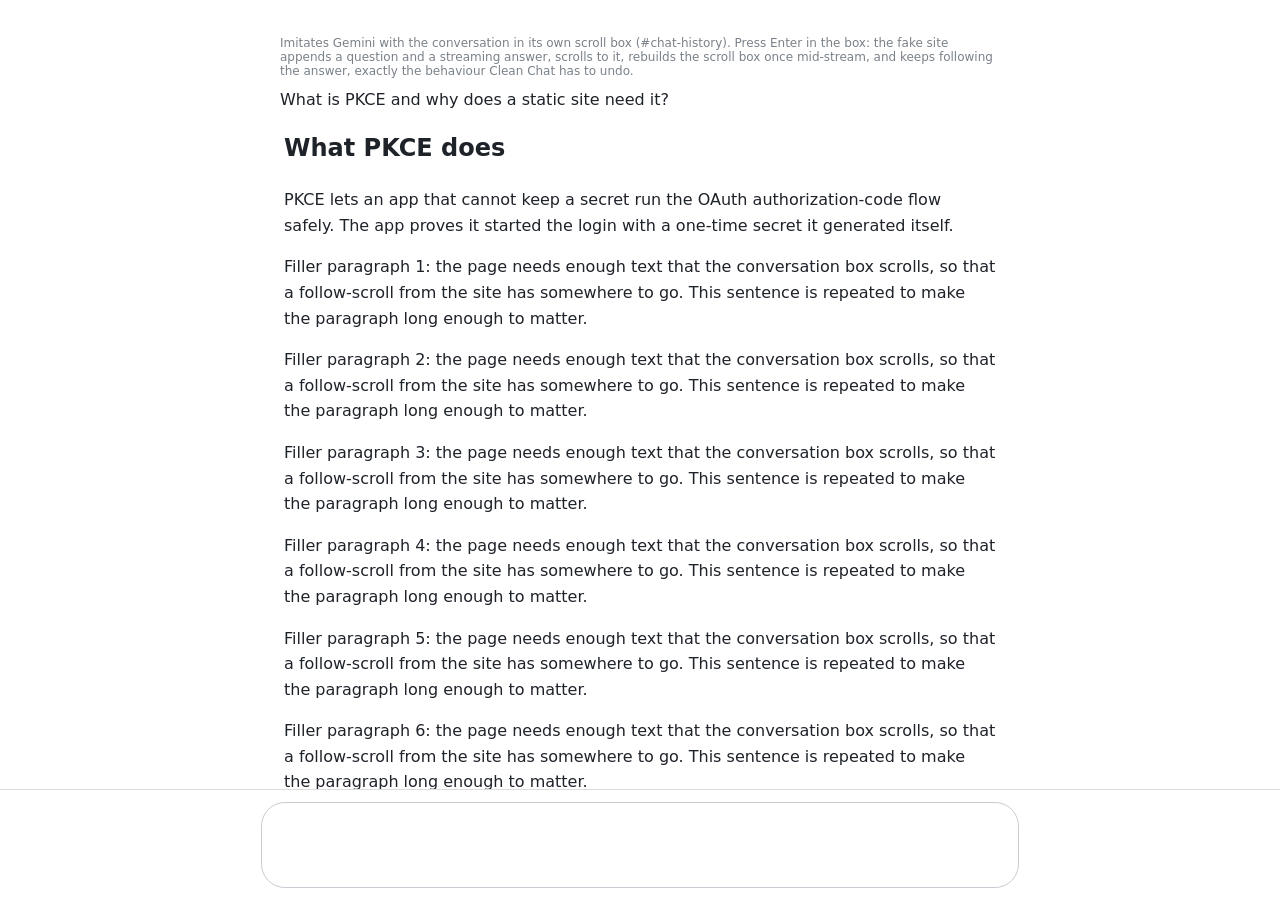
<file: extension/test-fixture-gemini-scroll.html>
<!doctype html>
<html data-cc-site="gemini.google.com">
<meta charset="utf-8">
<title>Clean Chat extension — Gemini-shaped fixture with an inner scroll box</title>
<link rel="stylesheet" href="content.css">
<style>
  html, body { height: 100%; margin: 0; overflow: hidden; }
  body { font-family: system-ui, sans-serif; color: #1e2229; display: flex; flex-direction: column; }
  user-query, model-response, message-content, rich-textarea, user-query-content { display: block; }
  #chat-history { flex: 1; overflow-y: auto; padding: 24px 16px; }
  .inner { max-width: 720px; margin: 0 auto; }
  .user-query-bubble { background: #e8f0fe; border-radius: 18px; padding: 10px 16px; width: fit-content; margin: 24px 0 12px auto; }
  model-response { padding: 0 4px; line-height: 1.6; }
  .composer { padding: 12px 16px; border-top: 1px solid #ddd; }
  .ql-editor { border: 1px solid #c8ccd2; border-radius: 24px; min-height: 56px; padding: 14px 18px; white-space: pre-wrap; max-width: 720px; margin: 0 auto; }
  .note { font-size: 12px; color: #7a8188; }
</style>
<div id="chat-history"><div class="inner">
  <p class="note">Imitates Gemini with the conversation in its own scroll box (#chat-history). Press Enter in the box: the fake site appends a question and a streaming answer, scrolls to it, rebuilds the scroll box once mid-stream, and keeps following the answer, exactly the behaviour Clean Chat has to undo.</p>
  <user-query><user-query-content><span class="query-text">What is PKCE and why does a static site need it?</span></user-query-content></user-query>
  <model-response><message-content><div class="markdown markdown-main-panel">
    <h2>What PKCE does</h2>
    <p>PKCE lets an app that cannot keep a secret run the OAuth authorization-code flow safely. The app proves it started the login with a one-time secret it generated itself.</p>
    <p>Filler paragraph 1: the page needs enough text that the conversation box scrolls, so that a follow-scroll from the site has somewhere to go. This sentence is repeated to make the paragraph long enough to matter.</p>
<p>Filler paragraph 2: the page needs enough text that the conversation box scrolls, so that a follow-scroll from the site has somewhere to go. This sentence is repeated to make the paragraph long enough to matter.</p>
<p>Filler paragraph 3: the page needs enough text that the conversation box scrolls, so that a follow-scroll from the site has somewhere to go. This sentence is repeated to make the paragraph long enough to matter.</p>
<p>Filler paragraph 4: the page needs enough text that the conversation box scrolls, so that a follow-scroll from the site has somewhere to go. This sentence is repeated to make the paragraph long enough to matter.</p>
<p>Filler paragraph 5: the page needs enough text that the conversation box scrolls, so that a follow-scroll from the site has somewhere to go. This sentence is repeated to make the paragraph long enough to matter.</p>
<p>Filler paragraph 6: the page needs enough text that the conversation box scrolls, so that a follow-scroll from the site has somewhere to go. This sentence is repeated to make the paragraph long enough to matter.</p>
<p>Filler paragraph 7: the page needs enough text that the conversation box scrolls, so that a follow-scroll from the site has somewhere to go. This sentence is repeated to make the paragraph long enough to matter.</p>
<p>Filler paragraph 8: the page needs enough text that the conversation box scrolls, so that a follow-scroll from the site has somewhere to go. This sentence is repeated to make the paragraph long enough to matter.</p>
<p>Filler paragraph 9: the page needs enough text that the conversation box scrolls, so that a follow-scroll from the site has somewhere to go. This sentence is repeated to make the paragraph long enough to matter.</p>
<p>Filler paragraph 10: the page needs enough text that the conversation box scrolls, so that a follow-scroll from the site has somewhere to go. This sentence is repeated to make the paragraph long enough to matter.</p>
<p>Filler paragraph 11: the page needs enough text that the conversation box scrolls, so that a follow-scroll from the site has somewhere to go. This sentence is repeated to make the paragraph long enough to matter.</p>
<p>Filler paragraph 12: the page needs enough text that the conversation box scrolls, so that a follow-scroll from the site has somewhere to go. This sentence is repeated to make the paragraph long enough to matter.</p>
<p>Filler paragraph 13: the page needs enough text that the conversation box scrolls, so that a follow-scroll from the site has somewhere to go. This sentence is repeated to make the paragraph long enough to matter.</p>
<p>Filler paragraph 14: the page needs enough text that the conversation box scrolls, so that a follow-scroll from the site has somewhere to go. This sentence is repeated to make the paragraph long enough to matter.</p>
<p>Filler paragraph 15: the page needs enough text that the conversation box scrolls, so that a follow-scroll from the site has somewhere to go. This sentence is repeated to make the paragraph long enough to matter.</p>
<p>Filler paragraph 16: the page needs enough text that the conversation box scrolls, so that a follow-scroll from the site has somewhere to go. This sentence is repeated to make the paragraph long enough to matter.</p>
<p>Filler paragraph 17: the page needs enough text that the conversation box scrolls, so that a follow-scroll from the site has somewhere to go. This sentence is repeated to make the paragraph long enough to matter.</p>
<p>Filler paragraph 18: the page needs enough text that the conversation box scrolls, so that a follow-scroll from the site has somewhere to go. This sentence is repeated to make the paragraph long enough to matter.</p>
<p>Filler paragraph 19: the page needs enough text that the conversation box scrolls, so that a follow-scroll from the site has somewhere to go. This sentence is repeated to make the paragraph long enough to matter.</p>
<p>Filler paragraph 20: the page needs enough text that the conversation box scrolls, so that a follow-scroll from the site has somewhere to go. This sentence is repeated to make the paragraph long enough to matter.</p>
<p>Filler paragraph 21: the page needs enough text that the conversation box scrolls, so that a follow-scroll from the site has somewhere to go. This sentence is repeated to make the paragraph long enough to matter.</p>
<p>Filler paragraph 22: the page needs enough text that the conversation box scrolls, so that a follow-scroll from the site has somewhere to go. This sentence is repeated to make the paragraph long enough to matter.</p>
<p>Filler paragraph 23: the page needs enough text that the conversation box scrolls, so that a follow-scroll from the site has somewhere to go. This sentence is repeated to make the paragraph long enough to matter.</p>
<p>Filler paragraph 24: the page needs enough text that the conversation box scrolls, so that a follow-scroll from the site has somewhere to go. This sentence is repeated to make the paragraph long enough to matter.</p>
  </div></message-content></model-response>
</div></div>
<div class="composer"><div class="ql-editor" contenteditable="true" aria-label="Enter a prompt here"></div></div>
<script src="content.js"></script>
<script>
  // the fake site: on Enter, add a question and a streaming answer, follow it, and rebuild the scroll box once
  window.siteLog = [];
  document.querySelector(".ql-editor").addEventListener("keydown", e => {
    if (e.key !== "Enter" || e.shiftKey) return;
    e.preventDefault();
    const text = e.target.textContent.trim() || "A follow-up question"; e.target.textContent = "";
    let box = document.getElementById("chat-history"), inner = box.querySelector(".inner");
    const q = document.createElement("user-query"); q.innerHTML = `<user-query-content><span class="query-text">${text}</span></user-query-content>`; inner.appendChild(q);
    const r = document.createElement("model-response"); r.innerHTML = `<message-content><div class="markdown markdown-main-panel"><p></p></div></message-content>`; inner.appendChild(r);
    q.scrollIntoView({ block: "start", behavior: "smooth" }); window.siteLog.push("scrolled to the new question");
    let n = 0;
    const t = setInterval(() => {
      n++;
      const p = document.querySelector("model-response:last-of-type p"); if (p) p.textContent += ` Streamed sentence number ${n} of the answer.`;
      box = document.getElementById("chat-history"); box.scrollTop = box.scrollHeight;                       // follow the answer
      if (n === 8) {                                                                                        // rebuild the scroll box, as Angular re-renders do
        const nb = box.cloneNode(true); box.replaceWith(nb); nb.scrollTop = nb.scrollHeight; window.siteLog.push("rebuilt the scroll box");
      }
      if (n >= 25) { clearInterval(t); window.siteLog.push("answer finished"); }
    }, 100);
  });
</script>
</html>
</file>
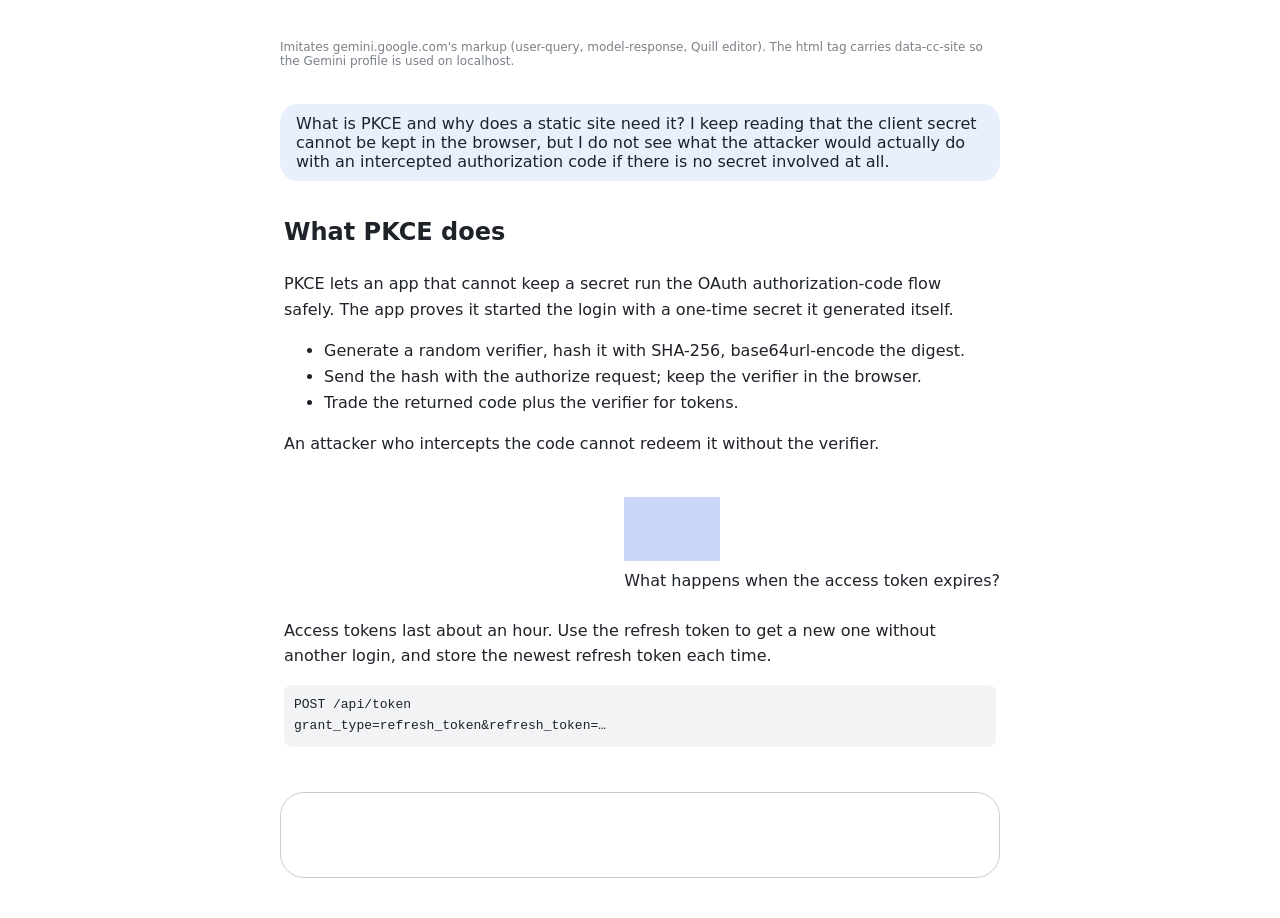
<file: extension/test-fixture-gemini-shadow.html>
<!doctype html>
<html data-cc-site="gemini.google.com">
<meta charset="utf-8">
<title>Clean Chat extension — Gemini-shaped fixture, editor in a shadow root</title>
<link rel="stylesheet" href="content.css">
<style>
  body { font-family: system-ui, sans-serif; max-width: 720px; margin: 40px auto; padding: 0 16px; color: #1e2229; }
  user-query, model-response, message-content, rich-textarea, user-query-content { display: block; }
  .conversation { display: flex; flex-direction: column; align-items: flex-end; }
  .conversation model-response { align-self: stretch; }
  user-query { margin: 24px 0 12px; }
  .user-query-container { display: flex; justify-content: flex-end; }
  .user-query-bubble { background: #e8f0fe; border-radius: 18px; padding: 10px 16px; width: fit-content; }
  model-response { padding: 0 4px; line-height: 1.6; }
  .markdown pre { background: #f1f3f4; padding: 10px; border-radius: 8px; }
  .ql-editor { border: 1px solid #c8ccd2; border-radius: 24px; min-height: 56px; padding: 14px 18px; margin-top: 32px; white-space: pre-wrap; }
  .note { font-size: 12px; color: #7a8188; }
</style>
<p class="note">Imitates gemini.google.com's markup (user-query, model-response, Quill editor). The html tag carries data-cc-site so the Gemini profile is used on localhost.</p>
<main><div class="conversation">
  <user-query><div class="user-query-container"><div class="user-query-bubble"><user-query-content><span class="cdk-visually-hidden" style="position:absolute;width:1px;height:1px;overflow:hidden;clip-path:inset(50%)">You said</span><span class="query-text">What is PKCE and why does a static site need it? I keep reading that the client secret cannot be kept in the browser, but I do not see what the attacker would actually do with an intercepted authorization code if there is no secret involved at all.</span></user-query-content></div></div></user-query>
  <model-response><message-content><div class="markdown markdown-main-panel">
    <h2>What PKCE does</h2>
    <p>PKCE lets an app that cannot keep a secret run the OAuth authorization-code flow safely. The app proves it started the login with a one-time secret it generated itself.</p>
    <ul>
      <li>Generate a random verifier, hash it with SHA-256, base64url-encode the digest.</li>
      <li>Send the hash with the authorize request; keep the verifier in the browser.</li>
      <li>Trade the returned code plus the verifier for tokens.</li>
    </ul>
    <p>An attacker who intercepts the code cannot redeem it without the verifier.</p>
  </div></message-content></model-response>
  <user-query><user-query-content>
    <div class="file-preview-container" style="margin-bottom:6px"><img alt="screenshot.png" width="96" height="64" src="data:image/svg+xml;utf8,<svg xmlns='http://www.w3.org/2000/svg' width='96' height='64'><rect width='96' height='64' fill='%23c9d6f5'/></svg>"></div>
    <span class="query-text">What happens when the access token expires?</span>
  </user-query-content></user-query>
  <model-response><message-content><div class="markdown markdown-main-panel">
    <p>Access tokens last about an hour. Use the refresh token to get a new one without another login, and store the newest refresh token each time.</p>
    <pre><code>POST /api/token
grant_type=refresh_token&amp;refresh_token=…</code></pre>
  </div></message-content></model-response>
  </div>
  <rich-textarea id="shadow-host"></rich-textarea>
<script>
  // the editor lives in an open shadow root, as newer builds of some chat sites do
  const host = document.getElementById("shadow-host"), sr = host.attachShadow({ mode: "open" });
  sr.innerHTML = '<style>.ql-editor{border:1px solid #c8ccd2;border-radius:24px;min-height:56px;padding:14px 18px;margin-top:32px;white-space:pre-wrap}</style><div class="ql-editor" contenteditable="true" aria-label="Enter a prompt (fake composer, in a shadow root)"></div>';
</script>
</main>
<script src="content.js"></script>
</html>
</file>
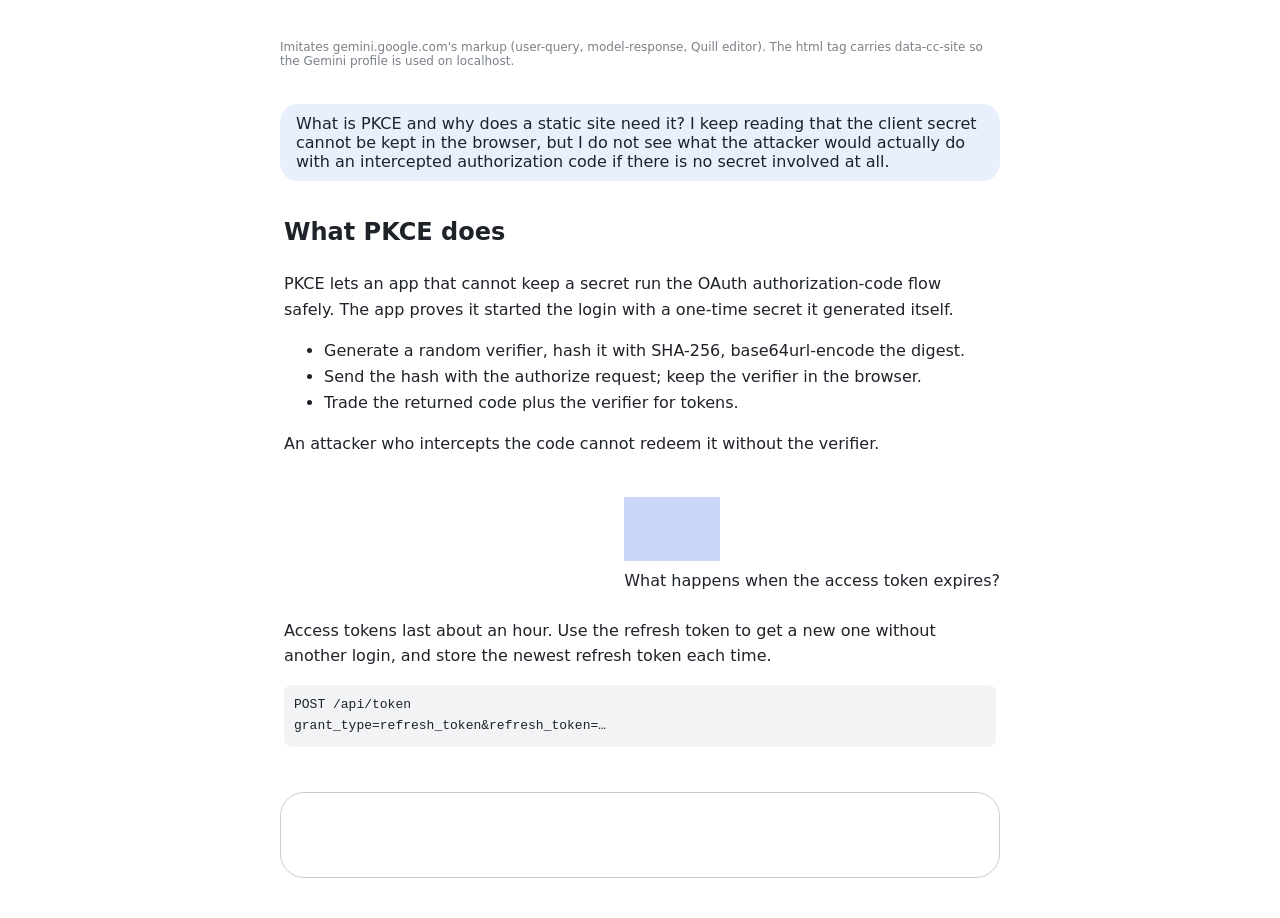
<file: extension/test-fixture-gemini.html>
<!doctype html>
<html data-cc-site="gemini.google.com">
<meta charset="utf-8">
<title>Clean Chat extension — Gemini-shaped test fixture</title>
<link rel="stylesheet" href="content.css">
<style>
  body { font-family: system-ui, sans-serif; max-width: 720px; margin: 40px auto; padding: 0 16px; color: #1e2229; }
  user-query, model-response, message-content, rich-textarea, user-query-content { display: block; }
  .conversation { display: flex; flex-direction: column; align-items: flex-end; }
  .conversation model-response { align-self: stretch; }
  user-query { margin: 24px 0 12px; }
  .user-query-container { display: flex; justify-content: flex-end; }
  .user-query-bubble { background: #e8f0fe; border-radius: 18px; padding: 10px 16px; width: fit-content; }
  model-response { padding: 0 4px; line-height: 1.6; }
  .markdown pre { background: #f1f3f4; padding: 10px; border-radius: 8px; }
  .ql-editor { border: 1px solid #c8ccd2; border-radius: 24px; min-height: 56px; padding: 14px 18px; margin-top: 32px; white-space: pre-wrap; }
  .note { font-size: 12px; color: #7a8188; }
</style>
<p class="note">Imitates gemini.google.com's markup (user-query, model-response, Quill editor). The html tag carries data-cc-site so the Gemini profile is used on localhost.</p>
<main><div class="conversation">
  <user-query><div class="user-query-container"><div class="user-query-bubble"><user-query-content><span class="cdk-visually-hidden" style="position:absolute;width:1px;height:1px;overflow:hidden;clip-path:inset(50%)">You said</span><span class="query-text">What is PKCE and why does a static site need it? I keep reading that the client secret cannot be kept in the browser, but I do not see what the attacker would actually do with an intercepted authorization code if there is no secret involved at all.</span></user-query-content></div></div></user-query>
  <model-response><message-content><div class="markdown markdown-main-panel">
    <h2>What PKCE does</h2>
    <p>PKCE lets an app that cannot keep a secret run the OAuth authorization-code flow safely. The app proves it started the login with a one-time secret it generated itself.</p>
    <ul>
      <li>Generate a random verifier, hash it with SHA-256, base64url-encode the digest.</li>
      <li>Send the hash with the authorize request; keep the verifier in the browser.</li>
      <li>Trade the returned code plus the verifier for tokens.</li>
    </ul>
    <p>An attacker who intercepts the code cannot redeem it without the verifier.</p>
  </div></message-content></model-response>
  <user-query><user-query-content>
    <div class="file-preview-container" style="margin-bottom:6px"><img alt="screenshot.png" width="96" height="64" src="data:image/svg+xml;utf8,<svg xmlns='http://www.w3.org/2000/svg' width='96' height='64'><rect width='96' height='64' fill='%23c9d6f5'/></svg>"></div>
    <span class="query-text">What happens when the access token expires?</span>
  </user-query-content></user-query>
  <model-response><message-content><div class="markdown markdown-main-panel">
    <p>Access tokens last about an hour. Use the refresh token to get a new one without another login, and store the newest refresh token each time.</p>
    <pre><code>POST /api/token
grant_type=refresh_token&amp;refresh_token=…</code></pre>
  </div></message-content></model-response>
  </div>
  <rich-textarea><div class="ql-editor" contenteditable="true" aria-label="Enter a prompt (fake composer)"></div></rich-textarea>
</main>
<script src="content.js"></script>
</html>
</file>
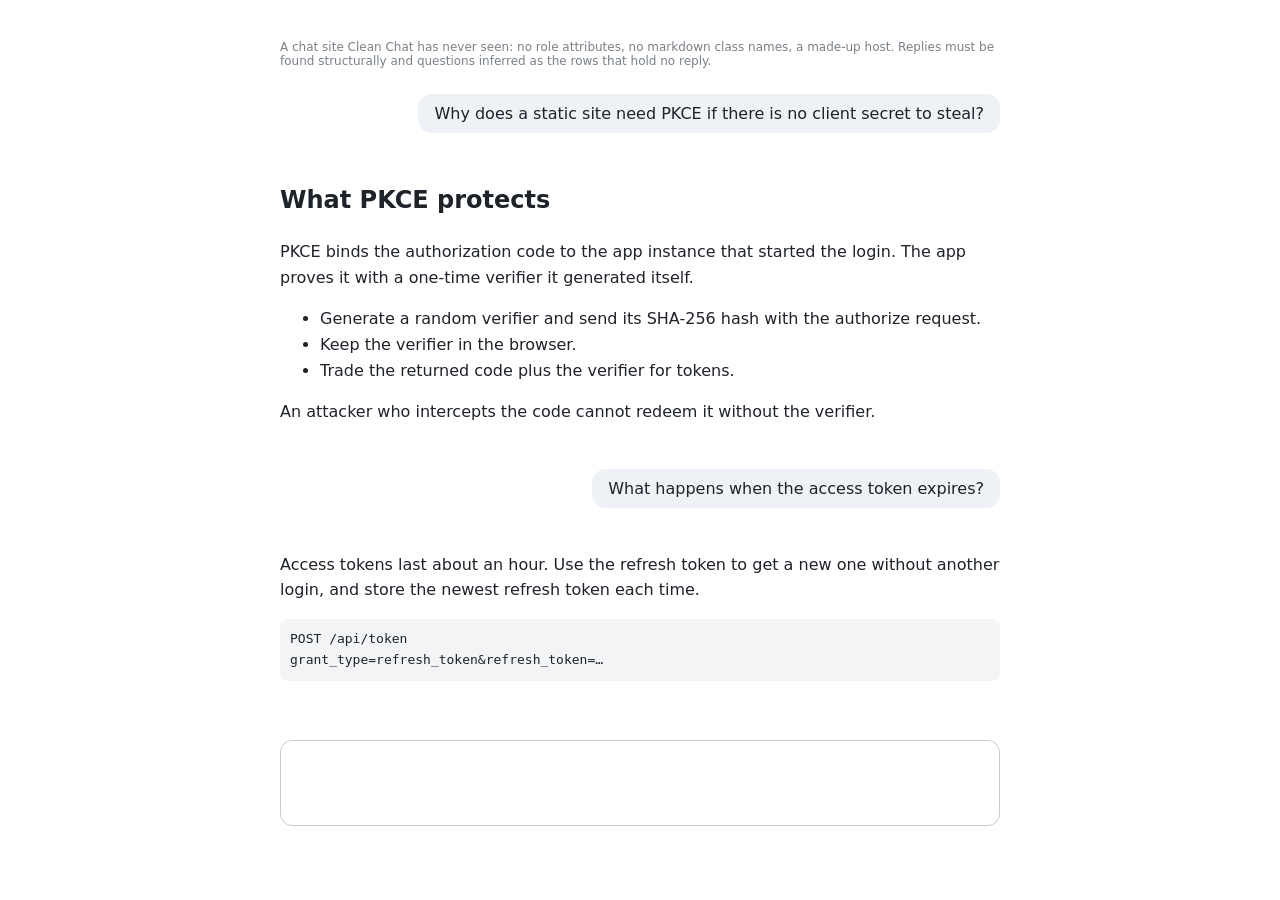
<file: extension/test-fixture-generic.html>
<!doctype html>
<html data-cc-site="chat.unknown-llm.example">
<meta charset="utf-8">
<title>How refresh tokens work — Unknown LLM</title>
<link rel="stylesheet" href="content.css">
<style>
  body { font-family: system-ui, sans-serif; max-width: 720px; margin: 40px auto; padding: 0 16px; color: #1e2229; }
  .thread { display: flex; flex-direction: column; }
  .row { display: flex; margin: 14px 0; }
  .row.me { justify-content: flex-end; }
  .bubble { background: #eef1f5; border-radius: 14px; padding: 10px 16px; max-width: 80%; }
  .answer { line-height: 1.6; }
  .answer pre { background: #f3f4f6; padding: 10px; border-radius: 8px; }
  .box { border: 1px solid #c8ccd2; border-radius: 12px; min-height: 56px; padding: 14px; margin-top: 32px; }
  .note { font-size: 12px; color: #7a8188; }
</style>
<p class="note">A chat site Clean Chat has never seen: no role attributes, no markdown class names, a made-up host. Replies must be found structurally and questions inferred as the rows that hold no reply.</p>
<main><div class="thread">
  <div class="row me"><div class="bubble">Why does a static site need PKCE if there is no client secret to steal?</div></div>
  <div class="row"><div class="answer">
    <h2>What PKCE protects</h2>
    <p>PKCE binds the authorization code to the app instance that started the login. The app proves it with a one-time verifier it generated itself.</p>
    <ul>
      <li>Generate a random verifier and send its SHA-256 hash with the authorize request.</li>
      <li>Keep the verifier in the browser.</li>
      <li>Trade the returned code plus the verifier for tokens.</li>
    </ul>
    <p>An attacker who intercepts the code cannot redeem it without the verifier.</p>
  </div></div>
  <div class="row me"><div class="bubble">What happens when the access token expires?</div></div>
  <div class="row"><div class="answer">
    <p>Access tokens last about an hour. Use the refresh token to get a new one without another login, and store the newest refresh token each time.</p>
    <pre><code>POST /api/token
grant_type=refresh_token&amp;refresh_token=…</code></pre>
  </div></div>
</div>
<div class="box" contenteditable="true" role="textbox" aria-label="Message (fake composer)"></div>
</main>
<script src="content.js"></script>
</file>
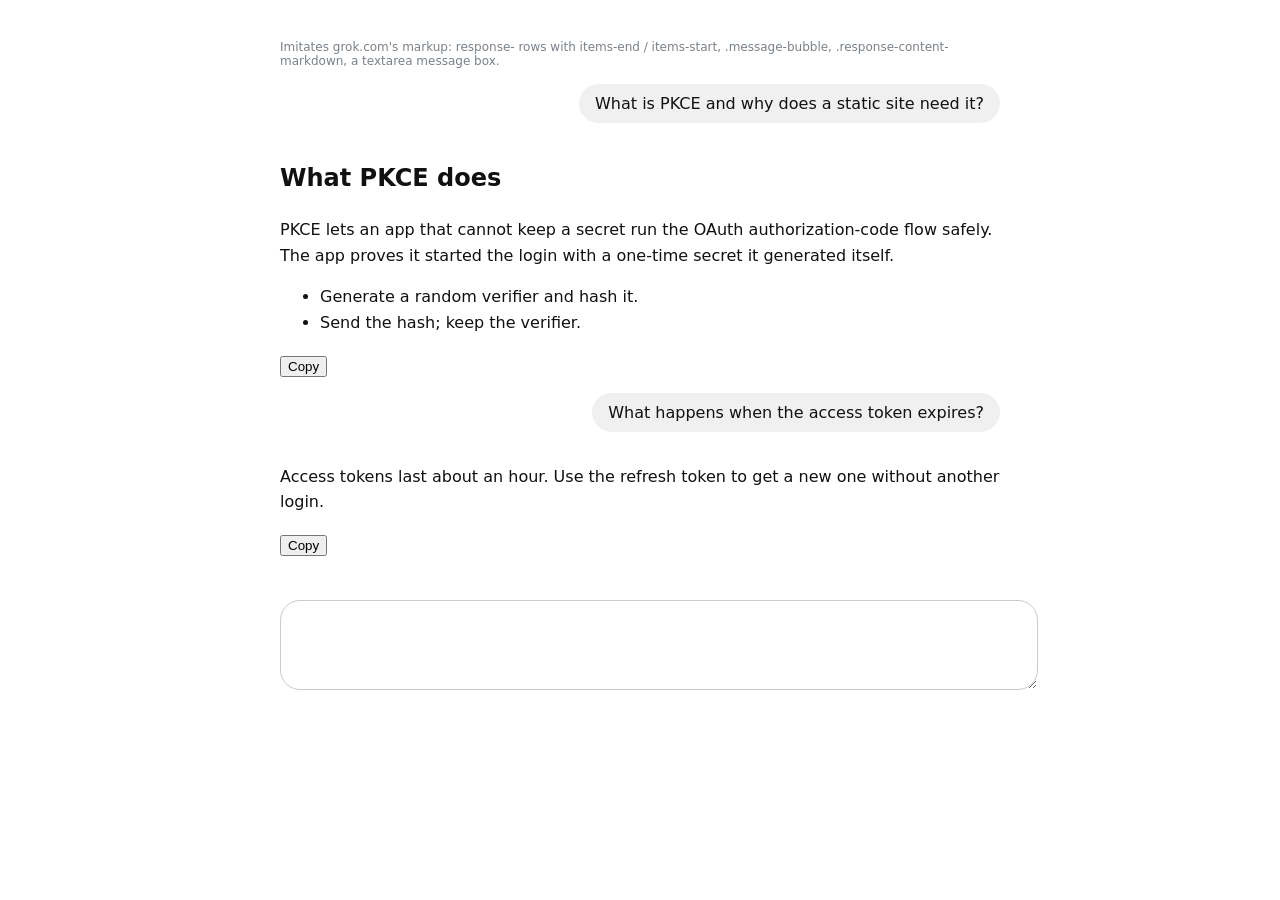
<file: extension/test-fixture-grok.html>
<!doctype html>
<html data-cc-site="grok.com" class="light">
<meta charset="utf-8">
<title>Clean Chat extension — Grok-shaped test fixture</title>
<link rel="stylesheet" href="content.css">
<style>
  body { font-family: system-ui, sans-serif; max-width: 720px; margin: 40px auto; padding: 0 16px; color: #111; }
  .flex { display: flex; } .flex-col { flex-direction: column; } .items-end { align-items: flex-end; } .items-start { align-items: flex-start; }
  [id^="response-"] { margin: 16px 0; }
  .items-end .message-bubble { background: #f0f0f0; border-radius: 20px; padding: 10px 16px; }
  .response-content-markdown { line-height: 1.6; }
  .action-buttons { font-size: 12px; color: #8a8a8a; margin-top: 4px; }
  textarea { width: 100%; min-height: 60px; border: 1px solid #ccc; border-radius: 20px; padding: 14px 18px; margin-top: 28px; font: inherit; }
  .note { font-size: 12px; color: #7a8188; }
</style>
<p class="note">Imitates grok.com's markup: response- rows with items-end / items-start, .message-bubble, .response-content-markdown, a textarea message box.</p>
<main><div class="conversation">
  <div id="response-u1" class="relative group flex flex-col items-end"><div class="message-bubble"><span class="whitespace-pre-wrap">What is PKCE and why does a static site need it?</span></div></div>
  <div id="response-a1" class="relative group flex flex-col items-start"><div class="message-bubble"><div class="response-content-markdown markdown">
    <h2>What PKCE does</h2>
    <p>PKCE lets an app that cannot keep a secret run the OAuth authorization-code flow safely. The app proves it started the login with a one-time secret it generated itself.</p>
    <ul><li>Generate a random verifier and hash it.</li><li>Send the hash; keep the verifier.</li></ul>
  </div></div><div class="action-buttons"><button>Copy</button></div></div>
  <div id="response-u2" class="relative group flex flex-col items-end"><div class="message-bubble"><span class="whitespace-pre-wrap">What happens when the access token expires?</span></div></div>
  <div id="response-a2" class="relative group flex flex-col items-start"><div class="message-bubble"><div class="response-content-markdown markdown">
    <p>Access tokens last about an hour. Use the refresh token to get a new one without another login.</p>
  </div></div><div class="action-buttons"><button>Copy</button></div></div>
</div>
<textarea aria-label="Ask Grok anything"></textarea></main>
<script src="content.js"></script>
</html>
</file>
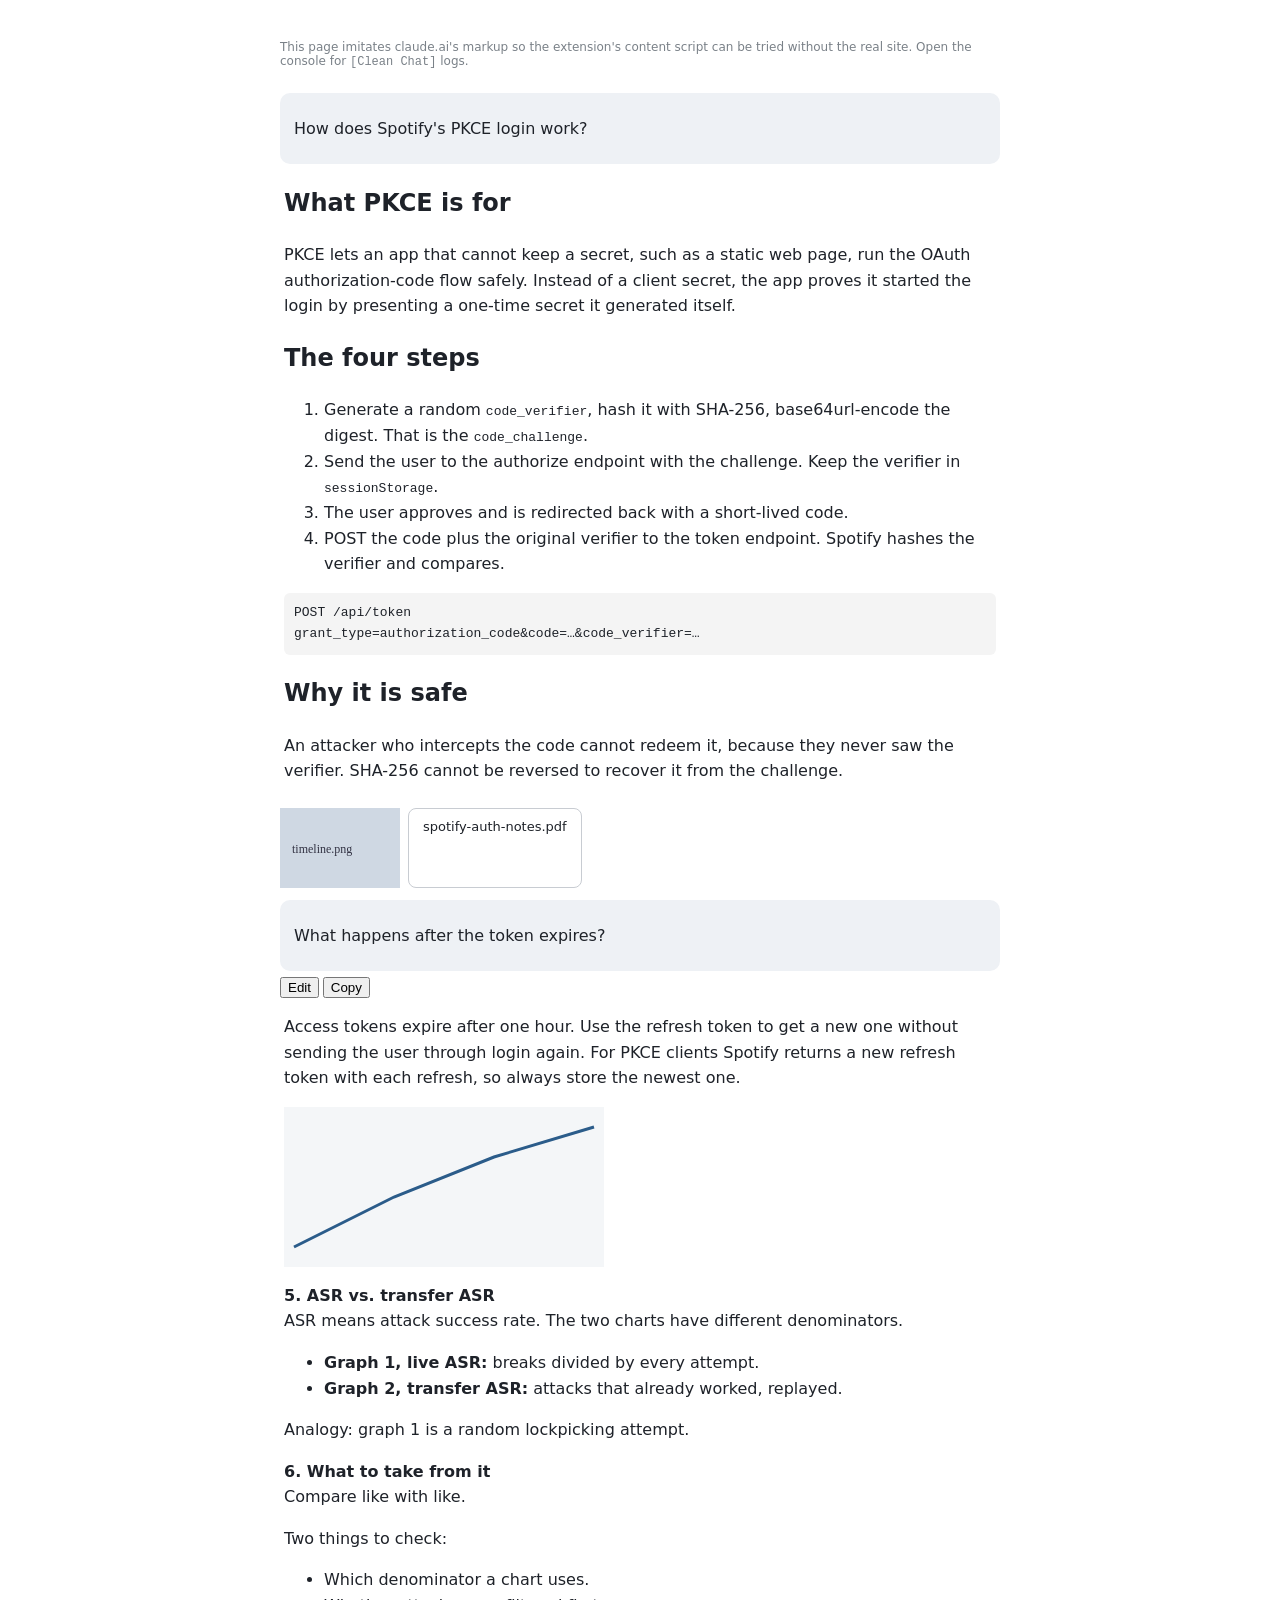
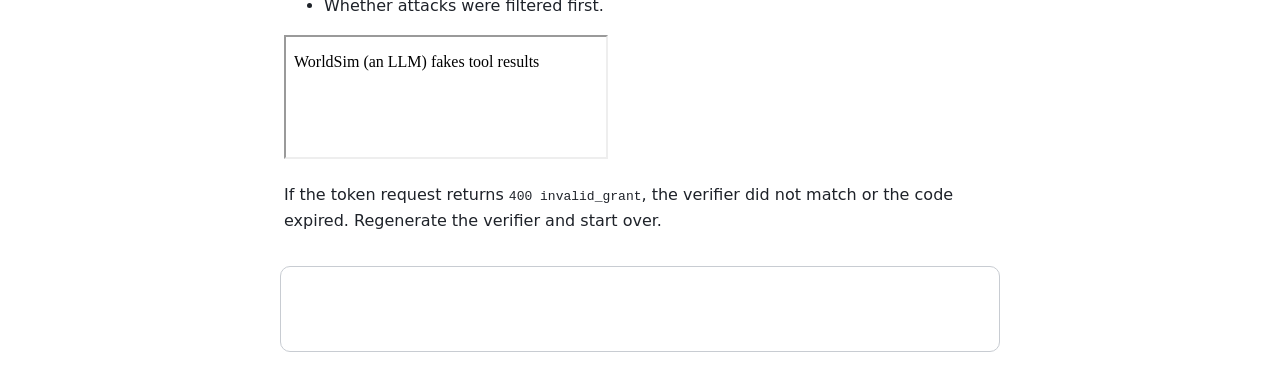
<file: extension/test-fixture.html>
<!doctype html>
<html data-cc-site="claude.ai">
<meta charset="utf-8">
<title>Clean Chat extension — local test fixture</title>
<link rel="stylesheet" href="content.css">
<style>
  body { font-family: system-ui, sans-serif; max-width: 720px; margin: 40px auto; padding: 0 16px; color: #1e2229; }
  [data-testid="user-message"] { background: #eef1f5; border-radius: 10px; padding: 10px 14px; margin: 24px 0 12px; }
  [data-is-streaming] { padding: 0 4px; line-height: 1.6; }
  pre { background: #f4f4f4; padding: 10px; border-radius: 6px; }
  .ProseMirror { border: 1px solid #c8ccd2; border-radius: 10px; min-height: 64px; padding: 10px 12px; margin-top: 32px; white-space: pre-wrap; }
  .note { font-size: 12px; color: #7a8188; }
</style>
<p class="note">This page imitates claude.ai's markup so the extension's content script can be tried without the real site. Open the console for <code>[Clean Chat]</code> logs.</p>
<main>
  <div data-testid="user-message"><p>How does Spotify's PKCE login work?</p></div>
  <div data-is-streaming="false">
    <h2>What PKCE is for</h2>
    <p>PKCE lets an app that cannot keep a secret, such as a static web page, run the OAuth authorization-code flow safely. Instead of a client secret, the app proves it started the login by presenting a one-time secret it generated itself.</p>
    <h2>The four steps</h2>
    <ol>
      <li>Generate a random <code>code_verifier</code>, hash it with SHA-256, base64url-encode the digest. That is the <code>code_challenge</code>.</li>
      <li>Send the user to the authorize endpoint with the challenge. Keep the verifier in <code>sessionStorage</code>.</li>
      <li>The user approves and is redirected back with a short-lived code.</li>
      <li>POST the code plus the original verifier to the token endpoint. Spotify hashes the verifier and compares.</li>
    </ol>
    <pre><code>POST /api/token
grant_type=authorization_code&amp;code=…&amp;code_verifier=…</code></pre>
    <h2>Why it is safe</h2>
    <p>An attacker who intercepts the code cannot redeem it, because they never saw the verifier. SHA-256 cannot be reversed to recover it from the challenge.</p>
  </div>
  <div class="msg-row">
    <div class="attachments" style="display:flex;gap:8px;margin:24px 0 -12px">
      <img alt="token-timeline.png" width="120" height="80" src="data:image/svg+xml;utf8,<svg xmlns='http://www.w3.org/2000/svg' width='120' height='80'><rect width='120' height='80' fill='%23cfd8e3'/><text x='12' y='45' font-size='12' fill='%23334'>timeline.png</text></svg>">
      <div data-testid="file-thumbnail" style="border:1px solid #c8ccd2;border-radius:8px;padding:10px 14px;font-size:13px">spotify-auth-notes.pdf</div>
    </div>
    <div data-testid="user-message"><p>What happens after the token expires?</p></div>
    <div class="msg-actions" style="font-size:12px;color:#7a8188;margin-top:-6px"><button>Edit</button> <button>Copy</button></div>
  </div>
  <div data-is-streaming="false">
    <p>Access tokens expire after one hour. Use the refresh token to get a new one without sending the user through login again. For PKCE clients Spotify returns a new refresh token with each refresh, so always store the newest one.</p>
    <svg width="320" height="160" role="img" aria-label="Token lifetime over one hour" style="display:block;margin:12px 0;background:#f4f6f8"><polyline points="10,140 110,90 210,50 310,20" fill="none" stroke="#2b5c8a" stroke-width="3"/></svg>
    <p><strong>5. ASR vs. transfer ASR</strong><br>ASR means attack success rate. The two charts have different denominators.</p>
    <ul><li><strong>Graph 1, live ASR:</strong> breaks divided by every attempt.</li><li><strong>Graph 2, transfer ASR:</strong> attacks that already worked, replayed.</li></ul>
    <p>Analogy: graph 1 is a random lockpicking attempt.</p>
    <p><strong>6. What to take from it</strong><br>Compare like with like.</p>
    <p>Two things to check:</p>
    <ul><li>Which denominator a chart uses.</li><li>Whether attacks were filtered first.</li></ul>
    <iframe title="visualize: Refresh flow" width="320" height="120" srcdoc="<p id='w'>WorldSim (an LLM) fakes tool results</p>"></iframe>
    <p>If the token request returns <code>400 invalid_grant</code>, the verifier did not match or the code expired. Regenerate the verifier and start over.</p>
  </div>
  <div contenteditable="true" class="ProseMirror" aria-label="Message box (fake composer)"></div>
</main>
<script src="content.js"></script>
</html>
</file>
<file: extension/content.css>
/* Clean Chat — reading-mode layer for claude.ai and gemini.google.com. Everything is prefixed cc- and lives in an overlay,
   except a few classes applied to the site's own elements: .cc-block / .cc-turn (hover targets),
   .cc-erased / .cc-turn-erased (stubs), .cc-later (parked), .cc-reply-hidden. */

:root {
  --cc-ink: #1e2229;
  --cc-paper: #ffffff;
  --cc-muted: #7a8188;
  --cc-rule: rgba(30, 34, 41, 0.14);
  --cc-accent: #2b5c8a;
  --cc-accent-soft: rgba(43, 92, 138, 0.12);
  --cc-ok: #3b7a57;
  --cc-ok-soft: rgba(59, 122, 87, 0.14);
  --cc-hl: #ffe58a;
  --cc-shadow: 0 8px 24px rgba(30, 34, 41, 0.16);
  --cc-later: #d9480f;
  --cc-later-soft: rgba(217, 72, 15, 0.10);
}
@media (prefers-color-scheme: dark) {
  :root {
    --cc-ink: #e6e8e3;
    --cc-paper: #1c2025;
    --cc-muted: #8b9299;
    --cc-rule: rgba(230, 232, 227, 0.16);
    --cc-accent: #7fb2d9;
    --cc-accent-soft: rgba(127, 178, 217, 0.16);
    --cc-ok: #7cc29b;
    --cc-ok-soft: rgba(124, 194, 155, 0.16);
    --cc-hl: rgba(255, 229, 138, 0.32);
    --cc-shadow: 0 8px 24px rgba(0, 0, 0, 0.5);
    --cc-later: #ff8a50;
    --cc-later-soft: rgba(255, 138, 80, 0.16);
  }
}
html.dark, body.dark-theme {
  --cc-ink: #e6e8e3;
  --cc-paper: #1c2025;
  --cc-muted: #8b9299;
  --cc-rule: rgba(230, 232, 227, 0.16);
  --cc-accent: #7fb2d9;
  --cc-accent-soft: rgba(127, 178, 217, 0.16);
  --cc-ok: #7cc29b;
  --cc-ok-soft: rgba(124, 194, 155, 0.16);
  --cc-hl: rgba(255, 229, 138, 0.32);
  --cc-shadow: 0 8px 24px rgba(0, 0, 0, 0.5);
  --cc-later: #ff8a50;
  --cc-later-soft: rgba(255, 138, 80, 0.16);
}

/* ---- stubs: one style for an erased paragraph and for an erased question, whatever font the site used ---- */
.cc-block { transition: opacity 160ms ease; }
.cc-block.cc-erased, .cc-turn.cc-turn-erased {
  display: block !important;
  position: relative;
  max-height: 1.6em !important;
  overflow: hidden !important;
  font-family: system-ui, -apple-system, "Segoe UI", Helvetica, Arial, sans-serif !important;
  font-size: 12px !important;
  line-height: 1.6em !important;
  font-style: italic;
  font-weight: 400 !important;
  color: var(--cc-muted) !important;
  opacity: 1;
  margin: 4px 0 !important;
  padding: 0 !important;
  background: none !important;
  border: 0 !important;
  border-top: 1px dashed var(--cc-rule) !important;
  border-radius: 0;
  box-shadow: none !important;
  /* fit the column whatever the site's layout: a content-sized wrapper or a flex row would otherwise let the
     one-line stub grow to the full text width and get clipped with no ellipsis */
  width: 100% !important;
  max-width: min(100%, calc(100vw - 32px)) !important;
  min-width: 0 !important;
  flex: 1 1 100% !important;
  align-self: stretch !important;
  box-sizing: border-box !important;
  white-space: nowrap !important;
  overflow-x: hidden !important;
  text-overflow: ellipsis;
  text-align: left !important;
  cursor: pointer;
}
/* a content-sized wrapper between the stub and the column must not size itself to the stub's text */
.cc-turn.cc-turn-erased > *, .cc-turn.cc-turn-erased > * > * { max-width: 100% !important; width: auto !important; }
.cc-block.cc-erased::before, .cc-turn.cc-turn-erased::before {
  content: "understood · ";
  font-style: normal;
  font-weight: 600;
  color: var(--cc-muted);
}
.cc-turn.cc-turn-erased::before { content: "understood · question and answer · "; }
/* a collapsed section: one line for the whole thing, the rest hidden behind it */
.cc-block.cc-erased.cc-under { display: none !important; }
.cc-block.cc-erased[data-cc-n]::before { content: "understood · +" attr(data-cc-n) " more · "; }
.cc-block.cc-erased *, .cc-turn.cc-turn-erased * {
  display: inline !important;
  font: inherit !important;
  color: inherit !important;
  margin: 0 !important;
  padding: 0 !important;
  background: none !important;
  border: 0 !important;
}
.cc-block.cc-erased img, .cc-block.cc-erased svg, .cc-turn.cc-turn-erased img, .cc-turn.cc-turn-erased svg, .cc-turn.cc-turn-erased button { display: none !important; }
.cc-block.cc-erased:hover, .cc-turn.cc-turn-erased:hover { color: var(--cc-ink) !important; }
.cc-block.cc-erased + .cc-block.cc-erased { border-top: 0 !important; }
.cc-hide-stubs .cc-block.cc-erased, .cc-hide-stubs .cc-turn-erased { display: none !important; }
.cc-reply-hidden { display: none !important; }

/* ---- later: bright and tinted so it never reads as done, and never gets missed ---- */
.cc-block.cc-erased.cc-later, .cc-turn.cc-turn-erased.cc-later {
  color: var(--cc-later) !important;
  background: var(--cc-later-soft) !important;
  border-top-color: var(--cc-later) !important;
  border-radius: 4px;
  padding: 0 6px !important;
}
.cc-block.cc-erased.cc-later::before, .cc-turn.cc-turn-erased.cc-later::before { content: "later · "; color: var(--cc-later); }
.cc-block.cc-erased.cc-later[data-cc-n]::before { content: "later · +" attr(data-cc-n) " more · "; }
.cc-turn.cc-turn-erased.cc-later::before { content: "later · question and answer · "; }
.cc-block.cc-erased.cc-later:hover, .cc-turn.cc-turn-erased.cc-later:hover { color: var(--cc-later) !important; filter: brightness(0.85); }
.cc-block.cc-erased.cc-later + .cc-block.cc-erased.cc-later { border-top: 1px dashed var(--cc-later) !important; }

/* ---- a collapsed question takes its attachments with it ---- */
.cc-extra-hidden { display: none !important; }
.cc-turn.cc-turn-erased :is(img, video, canvas, svg, button, a[download], [data-testid*="file" i], [data-testid*="attach" i], [data-testid*="thumbnail" i], [class*="attachment" i], [class*="thumbnail" i], [class*="file-preview" i], [class*="filepreview" i]) { display: none !important; }
.cc-turn.cc-turn-erased.cc-has-attach::before { content: "understood · question, attachments and answer · "; }
.cc-turn.cc-turn-erased.cc-later.cc-has-attach::before { content: "later · question, attachments and answer · "; }

/* a highlighted figure: chart, diagram or image */
.cc-figure.cc-fig-hl { outline: 3px solid #ffd43b !important; outline-offset: 4px; border-radius: 4px; }
.cc-gbtn.cc-mark-btn { width: auto; padding: 0 8px; font-size: 11px; font-weight: 600; }
.cc-gbtn.cc-mark-btn:hover { background: var(--cc-hl); border-color: #e0b400; color: #1e2229; }

/* the highlighter */
mark.cc-hl { background: var(--cc-hl); color: inherit; padding: 0.05em 0; border-radius: 2px; cursor: pointer; }

/* ---- overlay layer ---- */
#cc-layer { position: absolute; top: 0; left: 0; width: 0; height: 0; z-index: 2147483000; font-family: system-ui, -apple-system, "Segoe UI", sans-serif; font-size: 13px; color: var(--cc-ink); }
#cc-layer * { box-sizing: border-box; }
/* the overlay must never end up inside a text selection or a copy */
#cc-layer, #cc-layer * { user-select: none; -webkit-user-select: none; }
#cc-layer input, #cc-layer textarea { user-select: text; -webkit-user-select: text; }
#cc-layer button { font: inherit; color: inherit; background: none; border: 0; cursor: pointer; }
#cc-layer button:focus-visible { outline: 2px solid var(--cc-accent); outline-offset: 2px; }

/* gutter with ✓, ? and later that follows the hovered block */
#cc-layer [hidden] { display: none !important; }
.cc-gutter { position: fixed; display: flex; gap: 4px; }
/* narrow window / split view: no margin to sit in, so the buttons float over the page and need their own ground */
.cc-gutter.cc-floating { padding: 3px; border-radius: 9px; background: var(--cc-paper); border: 1px solid var(--cc-rule); box-shadow: var(--cc-shadow); }
.cc-gutter[hidden] { display: none; }
.cc-gbtn { width: 28px; height: 24px; border-radius: 6px; border: 1px solid var(--cc-rule); background: var(--cc-paper); box-shadow: 0 1px 2px rgba(0,0,0,0.08); font-weight: 600; font-size: 12px; display: inline-flex; align-items: center; justify-content: center; color: var(--cc-ink); }
.cc-gbtn:hover { border-color: var(--cc-accent); color: var(--cc-accent); }
.cc-gbtn.cc-got:hover { border-color: var(--cc-ok); color: var(--cc-ok); background: var(--cc-ok-soft); }
.cc-gbtn.cc-sec { width: auto; padding: 0 8px; font-size: 11px; font-weight: 500; }
.cc-gbtn.cc-later-btn { width: auto; padding: 0 8px; font-size: 11px; font-weight: 600; color: var(--cc-later); border-color: var(--cc-later); }
.cc-gbtn.cc-later-btn:hover { color: var(--cc-paper); background: var(--cc-later); border-color: var(--cc-later); }
.cc-gbtn.cc-notes-btn { width: auto; padding: 0 8px; font-size: 11px; font-weight: 600; color: var(--cc-accent); }
.cc-gbtn.cc-notes-btn:hover { color: var(--cc-paper); background: var(--cc-accent); border-color: var(--cc-accent); }

/* selection toolbar */
.cc-seltool { position: fixed; display: flex; gap: 2px; padding: 4px; background: var(--cc-ink); color: var(--cc-paper); border-radius: 8px; box-shadow: var(--cc-shadow); transform: translate(-50%, calc(-100% - 10px)); white-space: nowrap; }
.cc-seltool[hidden] { display: none; }
.cc-seltool button { color: inherit; padding: 5px 9px; border-radius: 5px; font-size: 12.5px; font-weight: 500; }
.cc-seltool button:hover { background: rgba(255,255,255,0.14); }
.cc-seltool button.cc-primary { background: #ffe58a; color: #1e2229; }
.cc-seltool::after { content: ""; position: absolute; left: 50%; bottom: -5px; width: 10px; height: 10px; background: var(--cc-ink); transform: translateX(-50%) rotate(45deg); }
.cc-seltool.cc-below { transform: translate(-50%, 10px); }
.cc-seltool.cc-below::after { bottom: auto; top: -5px; }

/* panel (press h) */
.cc-panel { position: fixed; right: 16px; bottom: 112px; width: 340px; max-width: calc(100vw - 32px); max-height: 60vh; display: flex; flex-direction: column; background: var(--cc-paper); border: 1px solid var(--cc-rule); border-radius: 12px; box-shadow: var(--cc-shadow); overflow: hidden; }
.cc-panel[hidden] { display: none; }
.cc-panel header { display: flex; align-items: center; justify-content: space-between; padding: 10px 12px; border-bottom: 1px solid var(--cc-rule); font-weight: 600; }
.cc-panel header button { font-size: 11.5px; font-weight: 500; color: var(--cc-accent); }
.cc-panel .cc-list { overflow: auto; padding: 0 0 6px; flex: 1; }
.cc-sec { display: flex; justify-content: space-between; align-items: center; padding: 10px 12px 4px; font-size: 11px; font-weight: 600; text-transform: uppercase; letter-spacing: 0.06em; color: var(--cc-muted); }
.cc-sec b { color: var(--cc-ink); margin-left: 4px; }
.cc-sec button { font-size: 11px; font-weight: 500; text-transform: none; letter-spacing: 0; color: var(--cc-accent); margin-left: 8px; }
.cc-item { display: flex; gap: 8px; align-items: baseline; padding: 6px 12px; font-size: 12px; }
.cc-item .cc-kind { font-size: 10px; font-weight: 600; letter-spacing: 0.05em; color: var(--cc-later); }
.cc-item .cc-txt { flex: 1; min-width: 0; overflow: hidden; text-overflow: ellipsis; white-space: nowrap; color: var(--cc-muted); font-style: italic; }
.cc-item button { color: var(--cc-accent); font-size: 11.5px; }
.cc-item button + button { margin-left: 6px; }
.cc-item input.cc-endpoint { flex: 1; min-width: 0; font: inherit; font-size: 11.5px; color: var(--cc-ink); background: transparent; border: 1px solid var(--cc-rule); border-radius: 6px; padding: 4px 8px; }
.cc-item input.cc-endpoint:focus { outline: none; border-color: var(--cc-accent); }
.cc-panel .cc-empty { padding: 10px 12px 14px; color: var(--cc-muted); font-size: 12px; }
.cc-panel footer { padding: 8px 12px; border-top: 1px solid var(--cc-rule); font-size: 11.5px; color: var(--cc-muted); display: flex; flex-wrap: wrap; justify-content: space-between; align-items: center; gap: 8px; }
.cc-panel footer label { display: flex; align-items: center; gap: 6px; cursor: pointer; }
.cc-panel kbd { font-family: ui-monospace, Menlo, monospace; font-size: 10.5px; border: 1px solid var(--cc-rule); border-bottom-width: 2px; border-radius: 4px; padding: 0 4px; }

/* toast */
.cc-toast { position: fixed; left: 50%; bottom: 112px; transform: translateX(-50%); max-width: calc(100vw - 32px); display: flex; gap: 12px; align-items: center; padding: 9px 12px 9px 14px; border-radius: 8px; background: var(--cc-ink); color: var(--cc-paper); box-shadow: var(--cc-shadow); font-size: 13px; }
.cc-toast[hidden] { display: none; }
.cc-toast button { color: #ffe58a; font-weight: 600; }

@media (prefers-reduced-motion: reduce) { .cc-block { transition: none; } }
</file>
